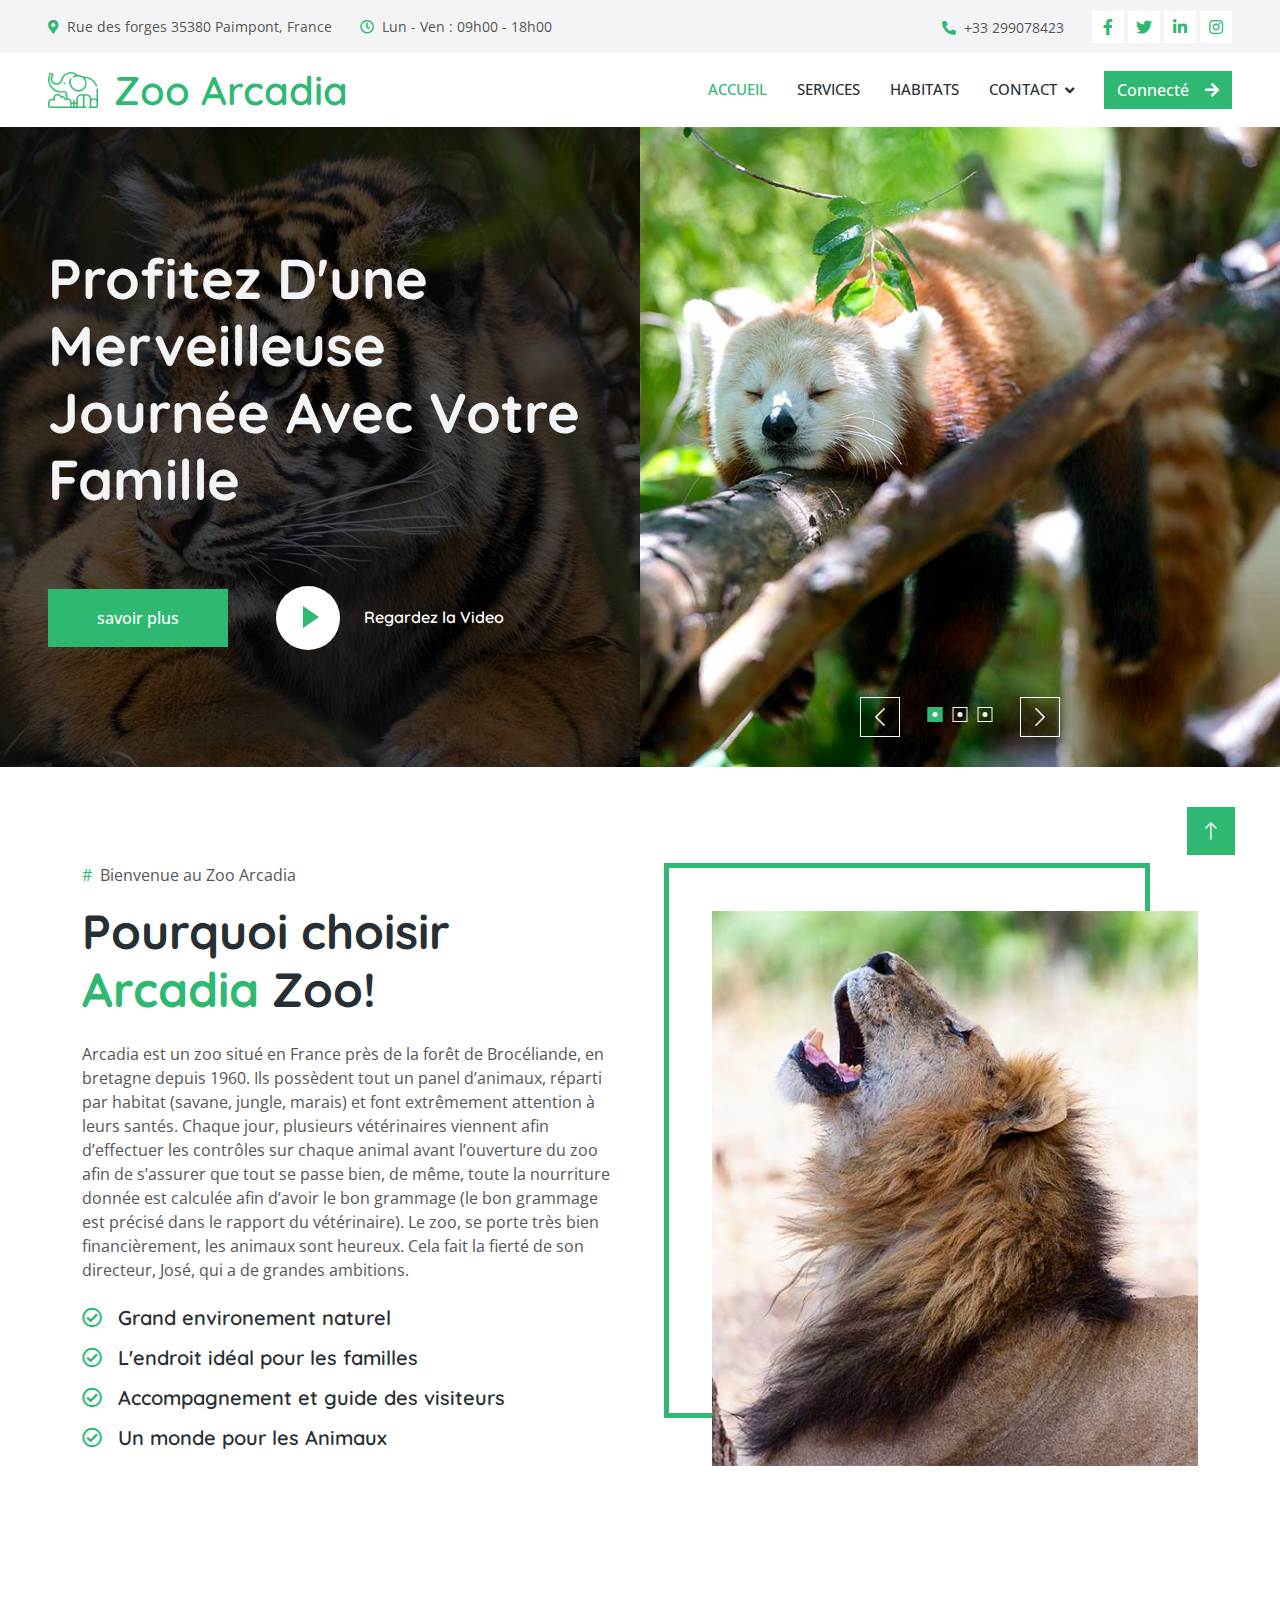
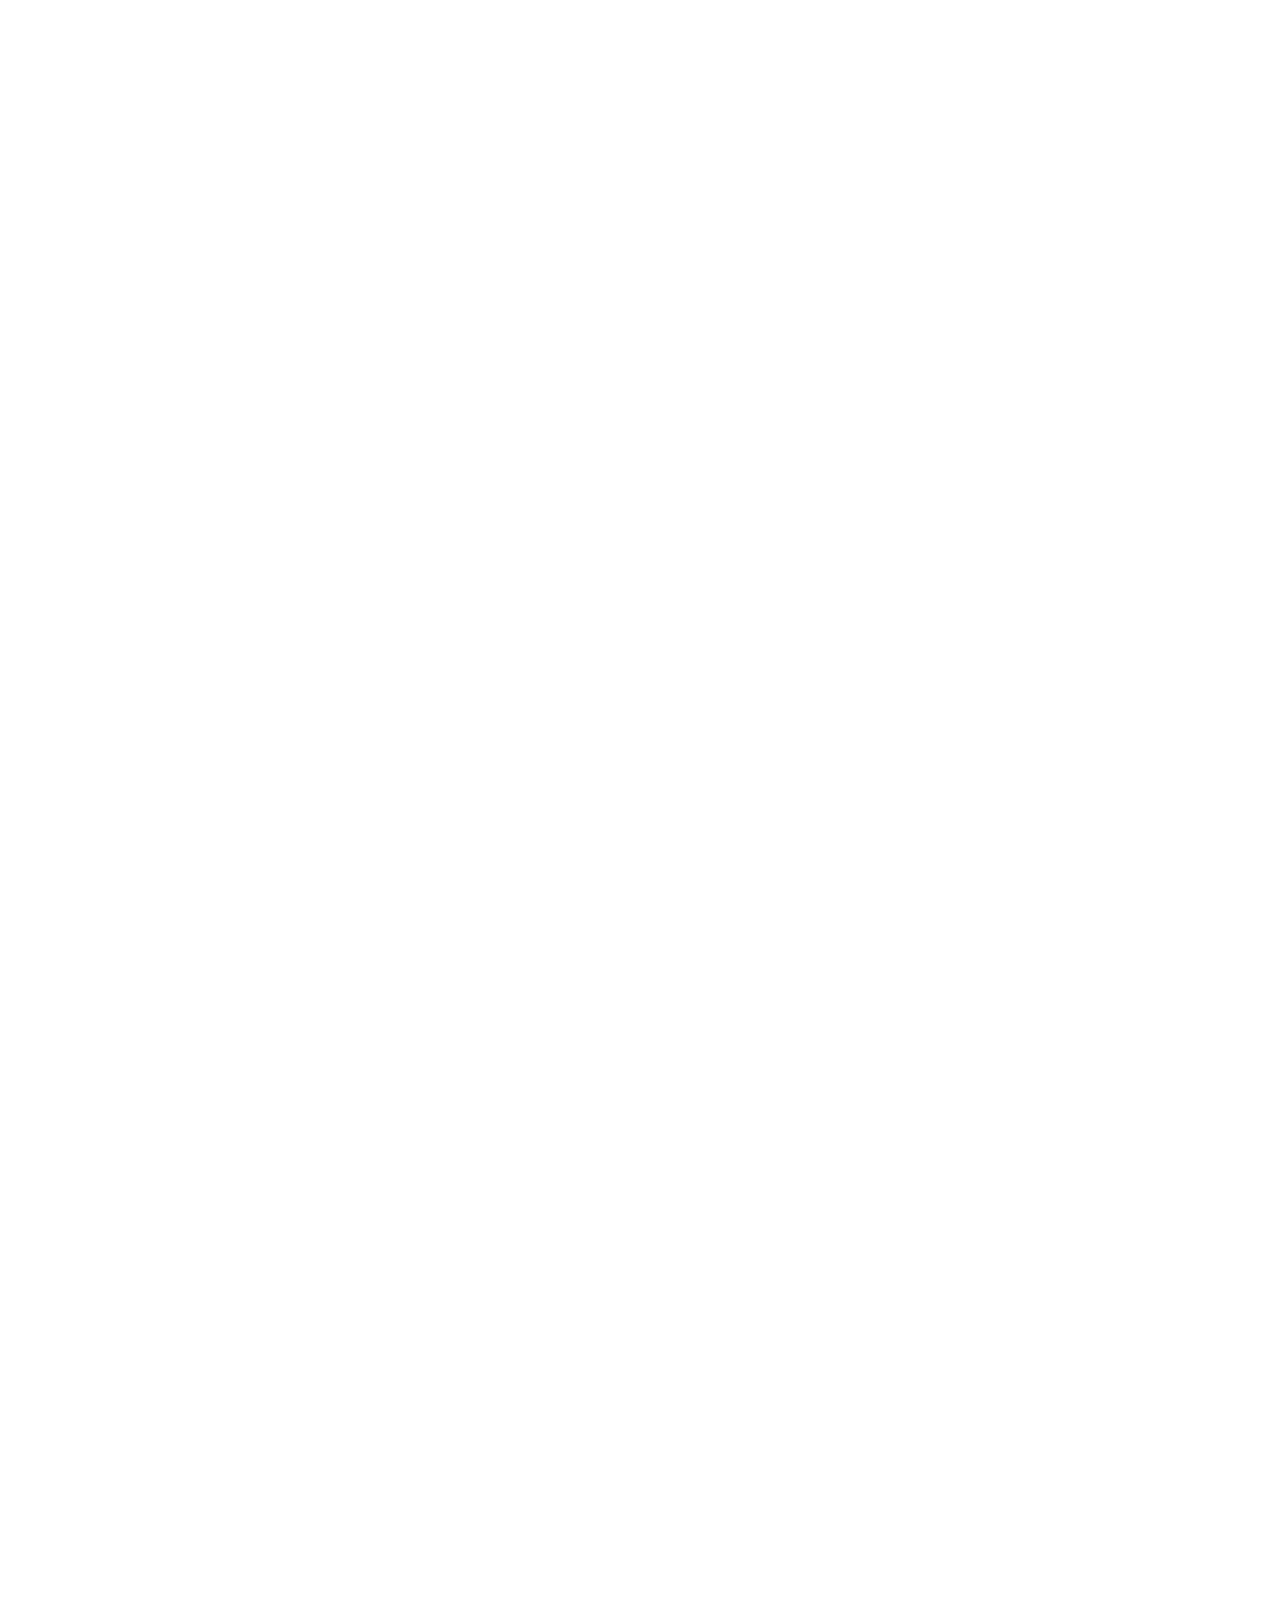
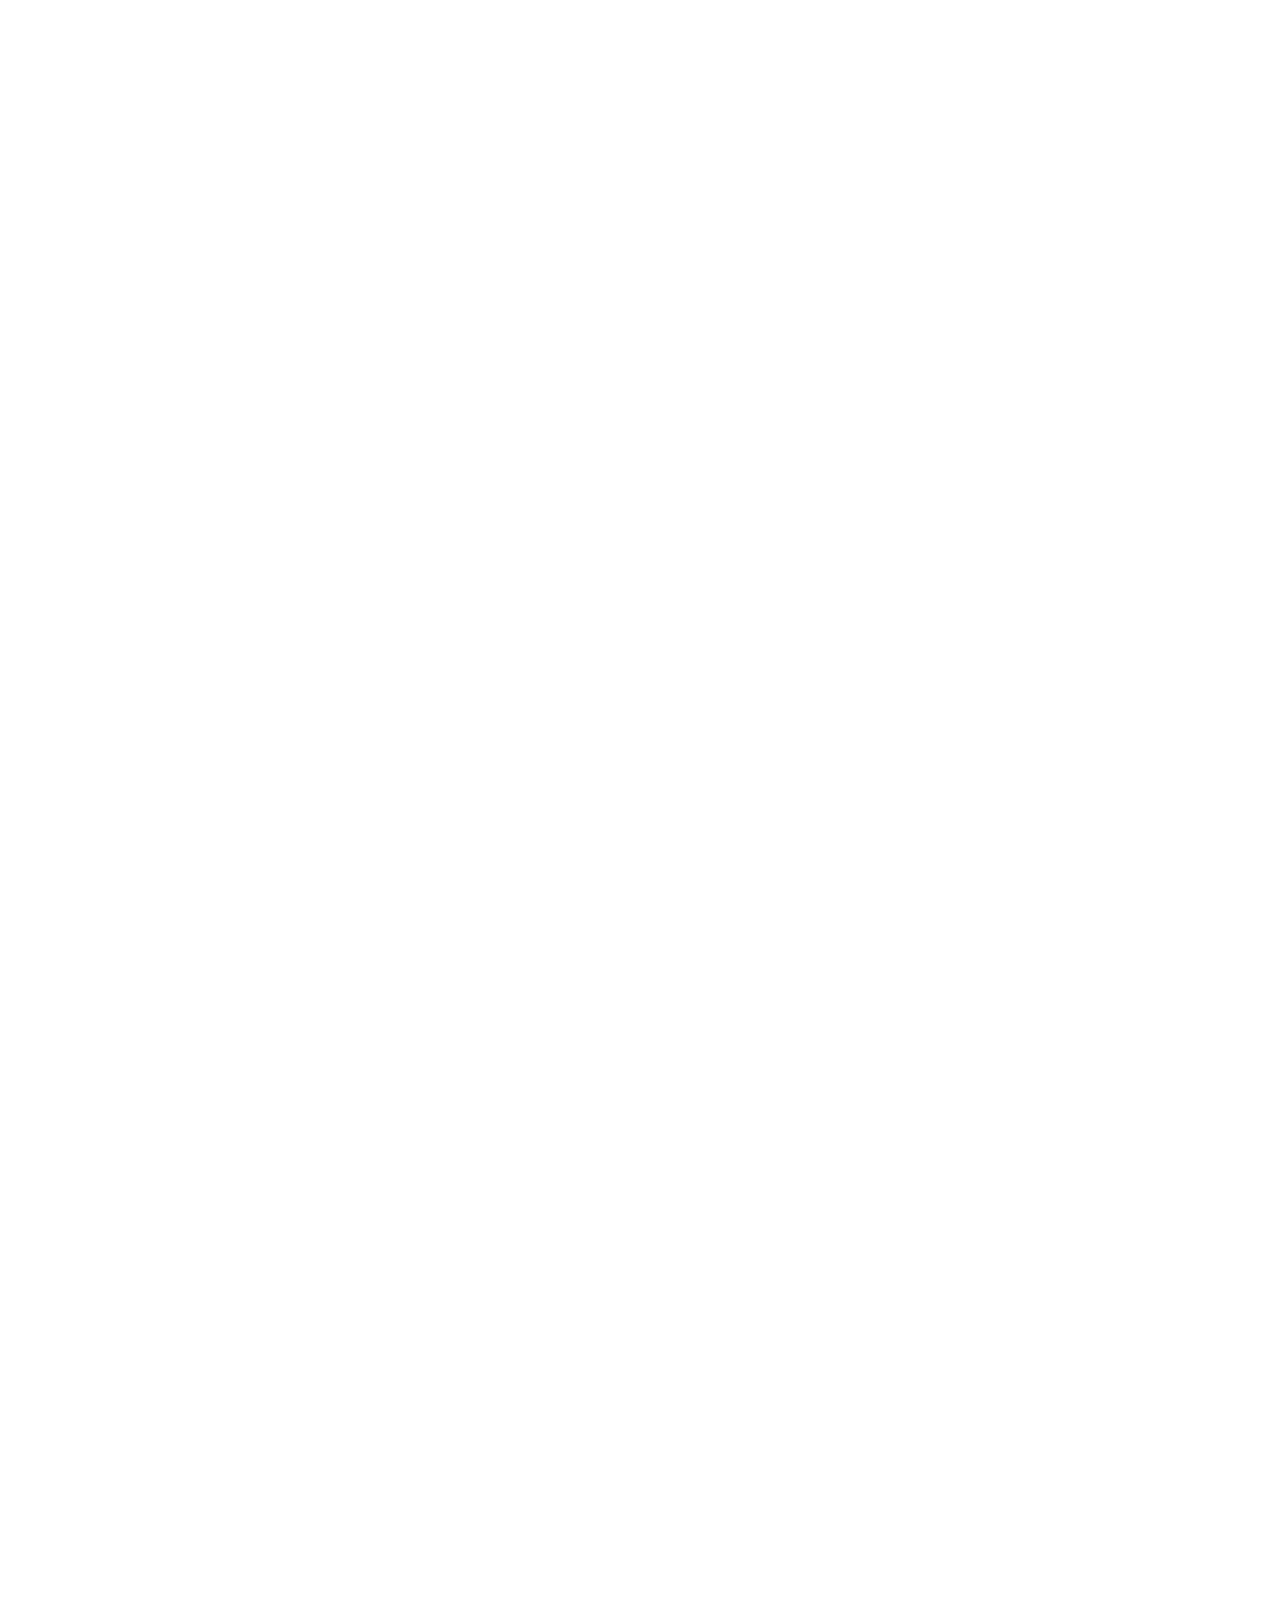
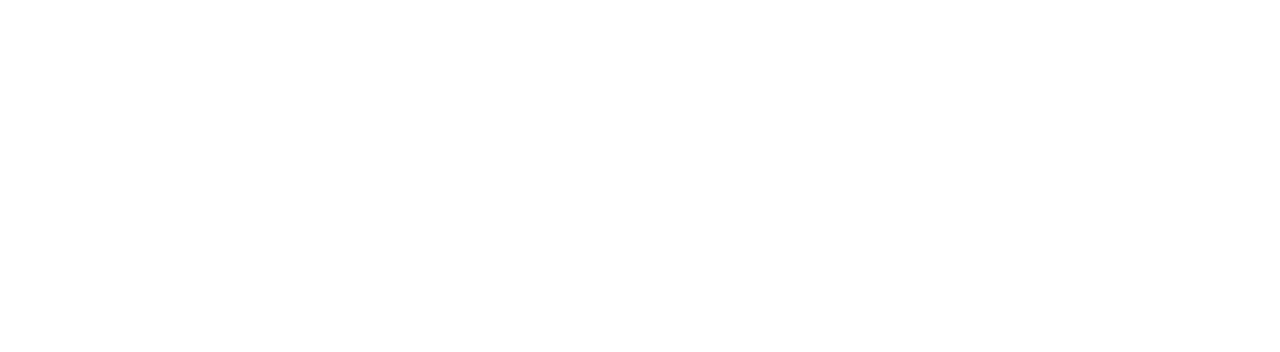
<file: index.html>
<!DOCTYPE html>
<html lang="en">
<head>
    <meta charset="utf-8" />
    <title>Zoo Arcadia - Zoo & Safari Park </title>
    <meta content="width=device-width, initial-scale=1.0" name="viewport" />
    <meta content="" name="keywords" />
    <meta content="" name="description" />

    <!-- Favicon -->
    <link href="img/favicon.ico" rel="icon" />

    <!-- Google Web Fonts -->
    <link rel="preconnect" href="https://fonts.googleapis.com" />
    <link rel="preconnect" href="https://fonts.gstatic.com" crossorigin />
    <link
            href="https://fonts.googleapis.com/css2?family=Open+Sans:wght@400;500&family=Quicksand:wght@600;700&display=swap"
            rel="stylesheet"
    />

    <!-- Icon Font Stylesheet -->
    <link
            href="https://cdnjs.cloudflare.com/ajax/libs/font-awesome/5.10.0/css/all.min.css"
            rel="stylesheet"
    />
    <link
            href="https://cdn.jsdelivr.net/npm/bootstrap-icons@1.4.1/font/bootstrap-icons.css"
            rel="stylesheet"
    />

    <!-- Libraries Stylesheet -->
    <link href="lib/animate/animate.min.css" rel="stylesheet" />
    <link href="lib/lightbox/css/lightbox.min.css" rel="stylesheet" />
    <link href="lib/owlcarousel/assets/owl.carousel.min.css" rel="stylesheet" />

    <!-- Customized Bootstrap Stylesheet -->
    <link href="css/bootstrap.min.css" rel="stylesheet" />

    <!-- Template Stylesheet -->
    <link href="css/style.css" rel="stylesheet" />
</head>

<body>
<!-- Spinner Start -->
<div
        id="spinner"
        class="show bg-white position-fixed translate-middle w-100 vh-100 top-50 start-50 d-flex align-items-center justify-content-center"
>
    <div
            class="spinner-border text-primary"
            style="width: 3rem; height: 3rem"
            role="status"
    >
        <span class="sr-only">Loading...</span>
    </div>
</div>
<!-- Spinner End -->

<!-- Topbar Start -->
<div class="container-fluid bg-light p-0 wow fadeIn" data-wow-delay="0.1s">
    <div class="row gx-0 d-none d-lg-flex">
        <div class="col-lg-7 px-5 text-start">
            <div class="h-100 d-inline-flex align-items-center py-3 me-4">
                <small class="fa fa-map-marker-alt text-primary me-2"></small>
                <small>Rue des forges 35380 Paimpont, France</small>
            </div>
            <div class="h-100 d-inline-flex align-items-center py-3">
                <small class="far fa-clock text-primary me-2"></small>
                <small>Lun - Ven : 09h00 - 18h00 </small>
            </div>
        </div>
        <div class="col-lg-5 px-5 text-end">
            <div class="h-100 d-inline-flex align-items-center py-3 me-4">
                <small class="fa fa-phone-alt text-primary me-2"></small>
                <small>+33 299078423</small>
            </div>
            <div class="h-100 d-inline-flex align-items-center">
                <a class="btn btn-sm-square bg-white text-primary me-1" href="https://facebook.com"
                ><i class="fab fa-facebook-f"></i
                ></a>
                <a class="btn btn-sm-square bg-white text-primary me-1" href="https://twitter.com"
                ><i class="fab fa-twitter"></i
                ></a>
                <a class="btn btn-sm-square bg-white text-primary me-1" href="https://linkedin.com"
                ><i class="fab fa-linkedin-in"></i
                ></a>
                <a class="btn btn-sm-square bg-white text-primary me-0" href="https://instagram.com"
                ><i class="fab fa-instagram"></i
                ></a>
            </div>
        </div>
    </div>
</div>
<!-- Topbar End -->

<!-- Navbar Start -->
<nav
        class="navbar navbar-expand-lg bg-white navbar-light sticky-top py-lg-0 px-4 px-lg-5 wow fadeIn"
        data-wow-delay="0.1s"
>
    <a href="index.html" class="navbar-brand p-0">
        <img class="img-fluid me-3" src="img/icon/icon-10.png" alt="Icon" />
        <h1 class="m-0 text-primary">Zoo Arcadia</h1>
    </a>
    <button
            type="button"
            class="navbar-toggler"
            data-bs-toggle="collapse"
            data-bs-target="#navbarCollapse"
    >
        <span class="navbar-toggler-icon"></span>
    </button>
    <div class="collapse navbar-collapse py-4 py-lg-0" id="navbarCollapse">
        <div class="navbar-nav ms-auto">
            <a href="index.html" class="nav-item nav-link active">Accueil</a>
            <a href="Service.html" class="nav-item nav-link">Services</a>
            <a href="Habitat.html" class="nav-item nav-link">Habitats</a>
            <div class="nav-item dropdown">
                <a
                        href="contact.html"
                        class="nav-link dropdown-toggle"
                        data-bs-toggle="dropdown"
                >Contact</a
                >
                <div class="dropdown-menu rounded-0 rounded-bottom m-0">
                    <a href="contact.html" class="dropdown-item">Adresse</a>
                    <a href="contact.html" class="dropdown-item">Telephone</a>
                    <a href="contact.html" class="dropdown-item">E-Mail</a>

                </div>
            </div>
        </div>
        <a href="connexion.html" class="btn btn-primary"
        >Connecté<i class="fa fa-arrow-right ms-3"></i
        ></a>
    </div>
</nav>
<!-- Navbar End -->

<!-- Header Start -->
<div class="container-fluid bg-dark p-0 mb-5">
    <div class="row g-0 flex-column-reverse flex-lg-row">
        <div class="col-lg-6 p-0 wow fadeIn" data-wow-delay="0.1s">
            <div
                    class="header-bg h-100 d-flex flex-column justify-content-center p-5"
            >
                <h1 class="display-4 text-light mb-5">

                    Profitez D'une Merveilleuse Journée Avec Votre Famille
                </h1>
                <div class="d-flex align-items-center pt-4 animated slideInDown">
                    <a href="" class="btn btn-primary py-sm-3 px-3 px-sm-5 me-5"
                    >savoir plus</a
                    >
                    <button
                            type="button"
                            class="btn-play"
                            data-bs-toggle="modal"
                            data-src="https://www.youtube.com/embed/DWRcNpR6Kdc"
                            data-bs-target="#videoModal"
                    >
                        <span></span>
                    </button>
                    <h6 class="text-white m-0 ms-4 d-none d-sm-block">Regardez la Video</h6>
                </div>
            </div>
        </div>
        <div class="col-lg-6 wow fadeIn" data-wow-delay="0.5s">
            <div class="owl-carousel header-carousel">
                <div class="owl-carousel-item">
                    <img class="img-fluid" src="img/carousel-1.jpg" alt="" />
                </div>
                <div class="owl-carousel-item">
                    <img class="img-fluid" src="img/carousel-2.jpg" alt="" />
                </div>
                <div class="owl-carousel-item">
                    <img class="img-fluid" src="img/carousel-3.jpg" alt="" />
                </div>
            </div>
        </div>
    </div>
</div>
<!-- Header End -->

<!-- Video Modal Start -->
<div
        class="modal modal-video fade"
        id="videoModal"
        tabindex="-1"
        aria-labelledby="exampleModalLabel"
        aria-hidden="true"
>
    <div class="modal-dialog">
        <div class="modal-content rounded-0">
            <div class="modal-header">
                <h3 class="modal-title" id="exampleModalLabel">Youtube Video</h3>
                <button
                        type="button"
                        class="btn-close"
                        data-bs-dismiss="modal"
                        aria-label="Close"
                ></button>
            </div>
            <div class="modal-body">
                <!-- 16:9 aspect ratio -->
                <div class="ratio ratio-16x9">
                    <iframe
                            class="embed-responsive-item"
                            src=""
                            id="video"
                            allowfullscreen
                            allowscriptaccess="always"
                            allow="autoplay"
                    ></iframe>
                </div>
            </div>
        </div>
    </div>
</div>
<!-- Video Modal End -->

<!-- About Start -->
<div class="container-xxl py-5">
    <div class="container">
        <div class="row g-5">
            <div class="col-lg-6 wow fadeInUp" data-wow-delay="0.1s">
                <p><span class="text-primary me-2">#</span>Bienvenue au Zoo Arcadia</p>
                <h1 class="display-5 mb-4">
                    Pourquoi choisir
                    <span class="text-primary">Arcadia</span> Zoo!
                </h1>
                <p class="mb-4">
                    Arcadia est un zoo situé en France près de la forêt de Brocéliande, en bretagne depuis 1960.
                    Ils possèdent tout un panel d’animaux, réparti par habitat (savane, jungle, marais) et font
                    extrêmement attention à leurs santés. Chaque jour, plusieurs vétérinaires viennent afin
                    d’effectuer les contrôles sur chaque animal avant l’ouverture du zoo afin de s’assurer que tout
                    se passe bien, de même, toute la nourriture donnée est calculée afin d’avoir le bon grammage
                    (le bon grammage est précisé dans le rapport du vétérinaire).
                    Le zoo, se porte très bien financièrement, les animaux sont heureux. Cela fait la fierté de son
                    directeur, José, qui a de grandes ambitions.
                </p>
                <h5 class="mb-3">
                    <i class="far fa-check-circle text-primary me-3"></i>Grand environement naturel
                </h5>
                <h5 class="mb-3">
                    <i class="far fa-check-circle text-primary me-3"></i>L'endroit idéal pour les familles
                </h5>
                <h5 class="mb-3">
                    <i class="far fa-check-circle text-primary me-3"></i>Accompagnement et guide des visiteurs
                </h5>
                <h5 class="mb-3">
                    <i class="far fa-check-circle text-primary me-3"></i>Un monde pour les
                    Animaux
                </h5>

            </div>
            <div class="col-lg-6 wow fadeInUp" data-wow-delay="0.5s">
                <div class="img-border">
                    <img class="img-fluid" src="img/about.jpg" alt="" />
                </div>
            </div>
        </div>
    </div>
</div>
<!-- About End -->

<!-- Facts Start -->
<div
        class="container-xxl bg-primary facts my-5 py-5 wow fadeInUp"
        data-wow-delay="0.1s"
>
    <div class="container py-5">
        <div class="row g-4">
            <div
                    class="col-md-6 col-lg-3 text-center wow fadeIn"
                    data-wow-delay="0.1s"
            >
                <i class="fa fa-paw fa-3x text-primary mb-3"></i>
                <h1 class="text-white mb-2" data-toggle="counter-up">12345</h1>
                <p class="text-white mb-0">Total des animaux</p>
            </div>
            <div
                    class="col-md-6 col-lg-3 text-center wow fadeIn"
                    data-wow-delay="0.3s"
            >
                <i class="fa fa-users fa-3x text-primary mb-3"></i>
                <h1 class="text-white mb-2" data-toggle="counter-up">12345</h1>
                <p class="text-white mb-0">Visiteurs quotidiens</p>
            </div>
            <div
                    class="col-md-6 col-lg-3 text-center wow fadeIn"
                    data-wow-delay="0.5s"
            >
                <i class="fa fa-certificate fa-3x text-primary mb-3"></i>
                <h1 class="text-white mb-2" data-toggle="counter-up">12345</h1>
                <p class="text-white mb-0">Adhésion Totale</p>
            </div>
            <div
                    class="col-md-6 col-lg-3 text-center wow fadeIn"
                    data-wow-delay="0.7s"
            >
                <i class="fa fa-shield-alt fa-3x text-primary mb-3"></i>
                <h1 class="text-white mb-2" data-toggle="counter-up">12345</h1>
                <p class="text-white mb-0">Sauver la vie sauvage</p>
            </div>
        </div>
    </div>
</div>
<!-- Facts End -->

<!-- Service Start -->
<div class="container-xxl py-5">
    <div class="container">
        <div class="row g-5 mb-5 wow fadeInUp" data-wow-delay="0.1s">
            <div class="col-lg-6">
                <p><span class="text-primary me-2">#</span>Nos Services</p>
                <h1 class="display-5 mb-0">
                    Services spéciaux pour les visiteurs du
                    <span class="text-primary">Zoo Arcadia</span>
                </h1>
            </div>
            <div class="col-lg-6">
                <div
                        class="bg-primary h-100 d-flex align-items-center py-4 px-4 px-sm-5"
                >
                    <i class="fa fa-3x fa-mobile-alt text-white"></i>
                    <div class="ms-4">
                        <p class="text-white mb-0">Pour toutes vos questions Appeler : </p>
                        <h2 class="text-white mb-0">+33 6345 6789</h2>
                    </div>
                </div>
            </div>
        </div>
        <div class="row gy-5 gx-4">
            <div
                    class="col-lg-3 col-md-4 col-sm-6 wow fadeInUp"
                    data-wow-delay="0.1s"
            >
                <img class="img-fluid mb-3" src="img/icon/icon-2.png" alt="Icon" />
                <h5 class="mb-3">Parking</h5>
                <span
                >parking gratuit et sécurisé.</span
                >
            </div>
            <div
                    class="col-lg-3 col-md-4 col-sm-6 wow fadeInUp"
                    data-wow-delay="0.3s"
            >
                <img class="img-fluid mb-3" src="img/icon/icon-3.png" alt="Icon" />
                <h5 class="mb-3">Photos d'animaux</h5>
                <span
                >Photo autorisée .</span
                >
            </div>
            <div
                    class="col-lg-3 col-md-4 col-sm-6 wow fadeInUp"
                    data-wow-delay="0.5s"
            >
                <img class="img-fluid mb-3" src="img/icon/icon-4.png" alt="Icon" />
                <h5 class="mb-3">Services de guides</h5>
                <span
                >Transporter ou accompagner des personnes ou des groupes lors de visites .</span
                >
            </div>
            <div
                    class="col-lg-3 col-md-4 col-sm-6 wow fadeInUp"
                    data-wow-delay="0.7s"
            >
                <img class="img-fluid mb-3" src="img/icon/icon-5.png" alt="Icon" />
                <h5 class="mb-3">Restaurants & Service</h5>
                <span
                >Restaurants, Bars, Toilettes.</span
                >
            </div>
            <div
                    class="col-lg-3 col-md-4 col-sm-6 wow fadeInUp"
                    data-wow-delay="0.1s"
            >
                <img class="img-fluid mb-3" src="img/icon/icon-6.png" alt="Icon" />
                <h5 class="mb-3">Zoo Shopping</h5>
                <span
                >Magasins de souvenirs .</span
                >
            </div>
            <div
                    class="col-lg-3 col-md-4 col-sm-6 wow fadeInUp"
                    data-wow-delay="0.3s"
            >
                <img class="img-fluid mb-3" src="img/icon/icon-7.png" alt="Icon" />
                <h5 class="mb-3">Wi-Fi</h5>
                <span
                >Wi-Fi haut débit gratuit.</span
                >
            </div>
            <div
                    class="col-lg-3 col-md-4 col-sm-6 wow fadeInUp"
                    data-wow-delay="0.5s"
            >
                <img class="img-fluid mb-3" src="img/icon/icon-8.png" alt="Icon" />
                <h5 class="mb-3">Aire de Jeux</h5>
                <span
                >Espace de jeux pour vos Enfants.</span
                >
            </div>
            <div
                    class="col-lg-3 col-md-4 col-sm-6 wow fadeInUp"
                    data-wow-delay="0.7s"
            >
                <img class="img-fluid mb-3" src="img/icon/icon-9.png" alt="Icon" />
                <h5 class="mb-3">Espace de Repos</h5>
                <span
                >Un endroit pour se detendre.</span
                >
            </div>
        </div>
    </div>
</div>
<!-- Service End -->



<!-- Visiting Hours Start -->
<div
        class="container-xxl bg-primary visiting-hours my-5 py-5 wow fadeInUp"
        data-wow-delay="0.1s"
>
    <div class="container py-5">
        <div class="row g-5">
            <div class="col-md-6 wow fadeIn" data-wow-delay="0.3s">
                <h1 class="display-6 text-white mb-5">Horaires de visite</h1>
                <ul class="list-group list-group-flush">
                    <li class="list-group-item">
                        <span>Lundi</span>
                        <span>09h00 - 18h00</span>
                    </li>
                    <li class="list-group-item">
                        <span>Mardi</span>
                        <span>09h00 - 18h00</span>
                    </li>
                    <li class="list-group-item">
                        <span>Mercredi</span>
                        <span>09h00 - 18h00</span>
                    </li>
                    <li class="list-group-item">
                        <span>Jeudi</span>
                        <span>09h00 - 18h00</span>
                    </li>
                    <li class="list-group-item">
                        <span>Vendredi</span>
                        <span>09h00 - 18h00</span>
                    </li>
                    <li class="list-group-item">
                        <span>Samedi</span>
                        <span>09h00 - 18h00</span>
                    </li>
                    <li class="list-group-item">
                        <span>Dimanche</span>
                        <span>Fermer</span>
                    </li>
                </ul>
            </div>
            <div class="col-md-6 text-light wow fadeIn" data-wow-delay="0.5s">
                <h1 class="display-6 text-white mb-5">Nos Contacts</h1>
                <table class="table">
                    <tbody>
                    <tr>
                        <td>Office</td>
                        <td>Rue des forges 35380 Paimpont, France</td>
                    </tr>
                    <tr>
                        <td>Zoo</td>
                        <td>Rue des forges 35380 Paimpont, France </td>
                    </tr>
                    <tr>
                        <td>Billet</td>
                        <td>
                            <p class="mb-2">+33 299078423</p>
                            <p class="mb-0">ticket@arcadia.com</p>
                        </td>
                    </tr>
                    <tr>
                        <td>Support</td>
                        <td>
                            <p class="mb-2">+33 299078423</p>
                            <p class="mb-0">support@arcadia.com</p>
                        </td>
                    </tr>
                    </tbody>
                </table>
            </div>
        </div>
    </div>
</div>
<!-- Visiting Hours End -->

<!-- Membership Start -->
<div class="container-xxl py-5">
    <div class="container">
        <div
                class="row g-5 mb-5 align-items-end wow fadeInUp"
                data-wow-delay="0.1s"
        >
            <div class="col-lg-6">
                <p><span class="text-primary me-2">#</span>Membre</p>
                <h1 class="display-5 mb-0">
                    Vous pouvez être fier d'être membre de
                    <span class="text-primary">Zoo Arcadia</span>
                </h1>
            </div>
            <!-- Testimonial Start -->
            <div class="container-xxl py-5">
                <div class="container">
                    <h1
                            class="display-5 text-center mb-5 wow fadeInUp"
                            data-wow-delay="0.1s"
                    >
                        Avis clients !
                    </h1>
                    <div
                            class="owl-carousel testimonial-carousel wow fadeInUp"
                            data-wow-delay="0.1s"
                    >
                        <div class="testimonial-item text-center">
                            <img
                                    class="img-fluid rounded-circle border border-2 p-2 mx-auto mb-4"
                                    src="img/testimonial-1.jpg"
                                    style="width: 100px; height: 100px"
                            />
                            <div class="testimonial-text rounded text-center p-4">
                                <p>
                                    Une journée inoubliable
                                </p>
                                <h5 class="mb-1">Anna</h5>
                                <span class="fst-italic">Vendeuse</span>
                            </div>
                        </div>
                        <div class="testimonial-item text-center">
                            <img
                                    class="img-fluid rounded-circle border border-2 p-2 mx-auto mb-4"
                                    src="img/testimonial-2.jpg"
                                    style="width: 100px; height: 100px"
                            />
                            <div class="testimonial-text rounded text-center p-4">
                                <p>
                                    Merci de votre accueil
                                </p>
                                <h5 class="mb-1">michel </h5>
                                <span class="fst-italic">etudiant</span>
                            </div>
                        </div>
                        <div class="testimonial-item text-center">
                            <img
                                    class="img-fluid rounded-circle border border-2 p-2 mx-auto mb-4"
                                    src="img/testimonial-3.jpg"
                                    style="width: 100px; height: 100px"
                            />
                            <div class="testimonial-text rounded text-center p-4">
                                <p>
                                    Supère experience
                                </p>
                                <h5 class="mb-1">Julien</h5>
                                <span class="fst-italic">Prof</span>
                            </div>
                        </div>
                    </div>
                </div>
            </div>
            <!-- Testimonial End -->

            <!--habitat-->
        </div>
        <div class="row g-4">
            <div class="col-lg-4 col-md-6 wow fadeInUp" data-wow-delay="0.1s">
                <div class="membership-item position-relative">
                    <img class="img-fluid" src="img/savane-1.jpg" alt="" />
                    <h1 class="display-1">Savane</h1>
                    <h3 class="text-primary mb-4">630 Animals</h3>
                    <p><i class="fa fa-check text-primary me-3"></i>Avec billet</p>
                    <p>
                        <i class="fa fa-check text-primary me-3"></i>1900 Personnes par jour
                    </p>
                    <p>
                        <i class="fa fa-check text-primary me-3"></i>Visite libre
                    </p>
                    <a class="btn btn-outline-light px-4 mt-3" href="Savane.html">Découvrir</a>
                </div>
            </div>
            <div class="col-lg-4 col-md-6 wow fadeInUp" data-wow-delay="0.3s">
                <div class="membership-item position-relative">
                    <img class="img-fluid" src="img/jungle2.jpg" alt="" />
                    <h1 class="display-1">Jungle</h1>

                    <h3 class="text-primary mb-4">600 Animals </h3>
                    <p><i class="fa fa-check text-primary me-3"></i>Avec billet   </p>
                    <p>
                        <i class="fa fa-check text-primary me-3"></i>2010 Personnes par jour
                    </p>
                    <p>
                        <i class="fa fa-check text-primary me-3"></i>Visite libre
                    </p>
                    <a class="btn btn-outline-light px-4 mt-3" href="Jungle.html">Découvrir</a>
                </div>
            </div>
            <div class="col-lg-4 col-md-6 wow fadeInUp" data-wow-delay="0.5s">
                <div class="membership-item position-relative">
                    <img class="img-fluid" src="img/marais1.jpg" alt="" />
                    <h1 class="display-1">Marais </h1>

                    <h3 class="text-primary mb-4">250 Animals </h3>
                    <p><i class="fa fa-check text-primary me-3"></i> Avec billet  </p>
                    <p>
                        <i class="fa fa-check text-primary me-3"></i>1800 Personnes par jour
                    </p>
                    <p>
                        <i class="fa fa-check text-primary me-3"></i>Visite libre
                    </p>
                    <a class="btn btn-outline-light px-4 mt-3" href="Marais.html">Découvrir </a>
                </div>
            </div>
        </div>
    </div>
</div>
<!-- habitat end -->


<!-- Footer Start -->
<div
        class="container-fluid footer bg-dark text-light footer mt-5 pt-5 wow fadeIn"
        data-wow-delay="0.1s"
>
    <div class="container py-5">
        <div class="row g-5">
            <div class="col-lg-3 col-md-6">
                <h5 class="text-light mb-4">Contact : </h5>
                <p class="mb-2">
                    <i class="fa fa-map-marker-alt me-3"></i>Rue des forges 35380 Paimpont, France
                </p>
                <p class="mb-2">
                    <i class="fa fa-phone-alt me-3"></i>+33 299078423
                </p>
                <p class="mb-2">
                    <i class="fa fa-envelope me-3"></i>info@arcadia.com
                </p>
                <div class="d-flex pt-2">
                    <a class="btn btn-outline-light btn-social" href="https://twitter.com"
                    ><i class="fab fa-twitter"></i
                    ></a>
                    <a class="btn btn-outline-light btn-social" href="https://facebook.com"
                    ><i class="fab fa-facebook-f"></i
                    ></a>
                    <a class="btn btn-outline-light btn-social" href="https://www.youtube.com/watch?v=4TPeDD51Nc4"
                    ><i class="fab fa-youtube"></i
                    ></a>
                    <a class="btn btn-outline-light btn-social" href="https://linkedin.com"
                    ><i class="fab fa-linkedin-in"></i
                    ></a>
                </div>
            </div>
            <div class="col-lg-3 col-md-6">
                <h5 class="text-light mb-4">Nos Services : </h5>
                <a class="btn btn-link" href="Service.html">Services de Guide</a>
                <a class="btn btn-link" href="Service.html">Parking</a>
                <a class="btn btn-link" href="Service.html">Wifi</a>
                <a class="btn btn-link" href="Service.html">Shopping</a>
                <a class="btn btn-link" href="Service.html">Restaurants & Service</a>
            </div>
            <div class="col-lg-3 col-md-6">
                <h5 class="text-light mb-4"> Habitat : </h5>
                <a class="btn btn-link" href="Savane.html"> Savane </a>
                <a class="btn btn-link" href="Jungle.html">Jungle </a>
                <a class="btn btn-link" href="Marais.html">Marais</a>

            </div>
            <div class="col-lg-3 col-md-6">
                <h5 class="text-light mb-4">Avis</h5>
                <p>Laissez un message de votre aventure chez nous.</p>
                <div class="position-relative mx-auto" style="max-width: 400px">

                    <a class="btn btn-link" href="Avis.html"> C'est parti  </a>

                </div>
            </div>
        </div>
    </div>
    <div class="container">
        <div class="copyright">
            <div class="row">
                <div class="col-md-6 text-center text-md-start mb-3 mb-md-0">
                    &copy; <a class="border-bottom" href="#">Arcadia Zoo</a>, All
                    Right Reserved.
                </div>
                <div class="col-md-6 text-center text-md-end">
                    <!--/*** This template is free as long as you keep the footer author’s credit link/attribution link/backlink. If you'd like to use the template without the footer author’s credit link/attribution link/backlink, you can purchase the Credit Removal License from "https://htmlcodex.com/credit-removal". Thank you for your support. ***/-->
                    Designed By
                    <a class="border-bottom" href="https://htmlcodex.com"
                    >HAMADAT Mohamed</a
                    >
                    <br />Distributed By:
                    <a href="https://studi.com" target="_blank">Studi</a>
                </div>
            </div>
        </div>
    </div>
</div>
<!-- Footer End -->

<!-- Back to Top -->
<a href="#" class="btn btn-lg btn-primary btn-lg-square back-to-top"
><i class="bi bi-arrow-up"></i
></a>

<!-- JavaScript Libraries -->
<script src="https://code.jquery.com/jquery-3.4.1.min.js"></script>
<script src="https://cdn.jsdelivr.net/npm/bootstrap@5.0.0/dist/js/bootstrap.bundle.min.js"></script>
<script src="lib/wow/wow.min.js"></script>
<script src="lib/easing/easing.min.js"></script>
<script src="lib/waypoints/waypoints.min.js"></script>
<script src="lib/counterup/counterup.min.js"></script>
<script src="lib/owlcarousel/owl.carousel.min.js"></script>
<script src="lib/lightbox/js/lightbox.min.js"></script>

<!-- Template Javascript -->
<script src="js/main.js"></script>
</body>
</html>
</file>
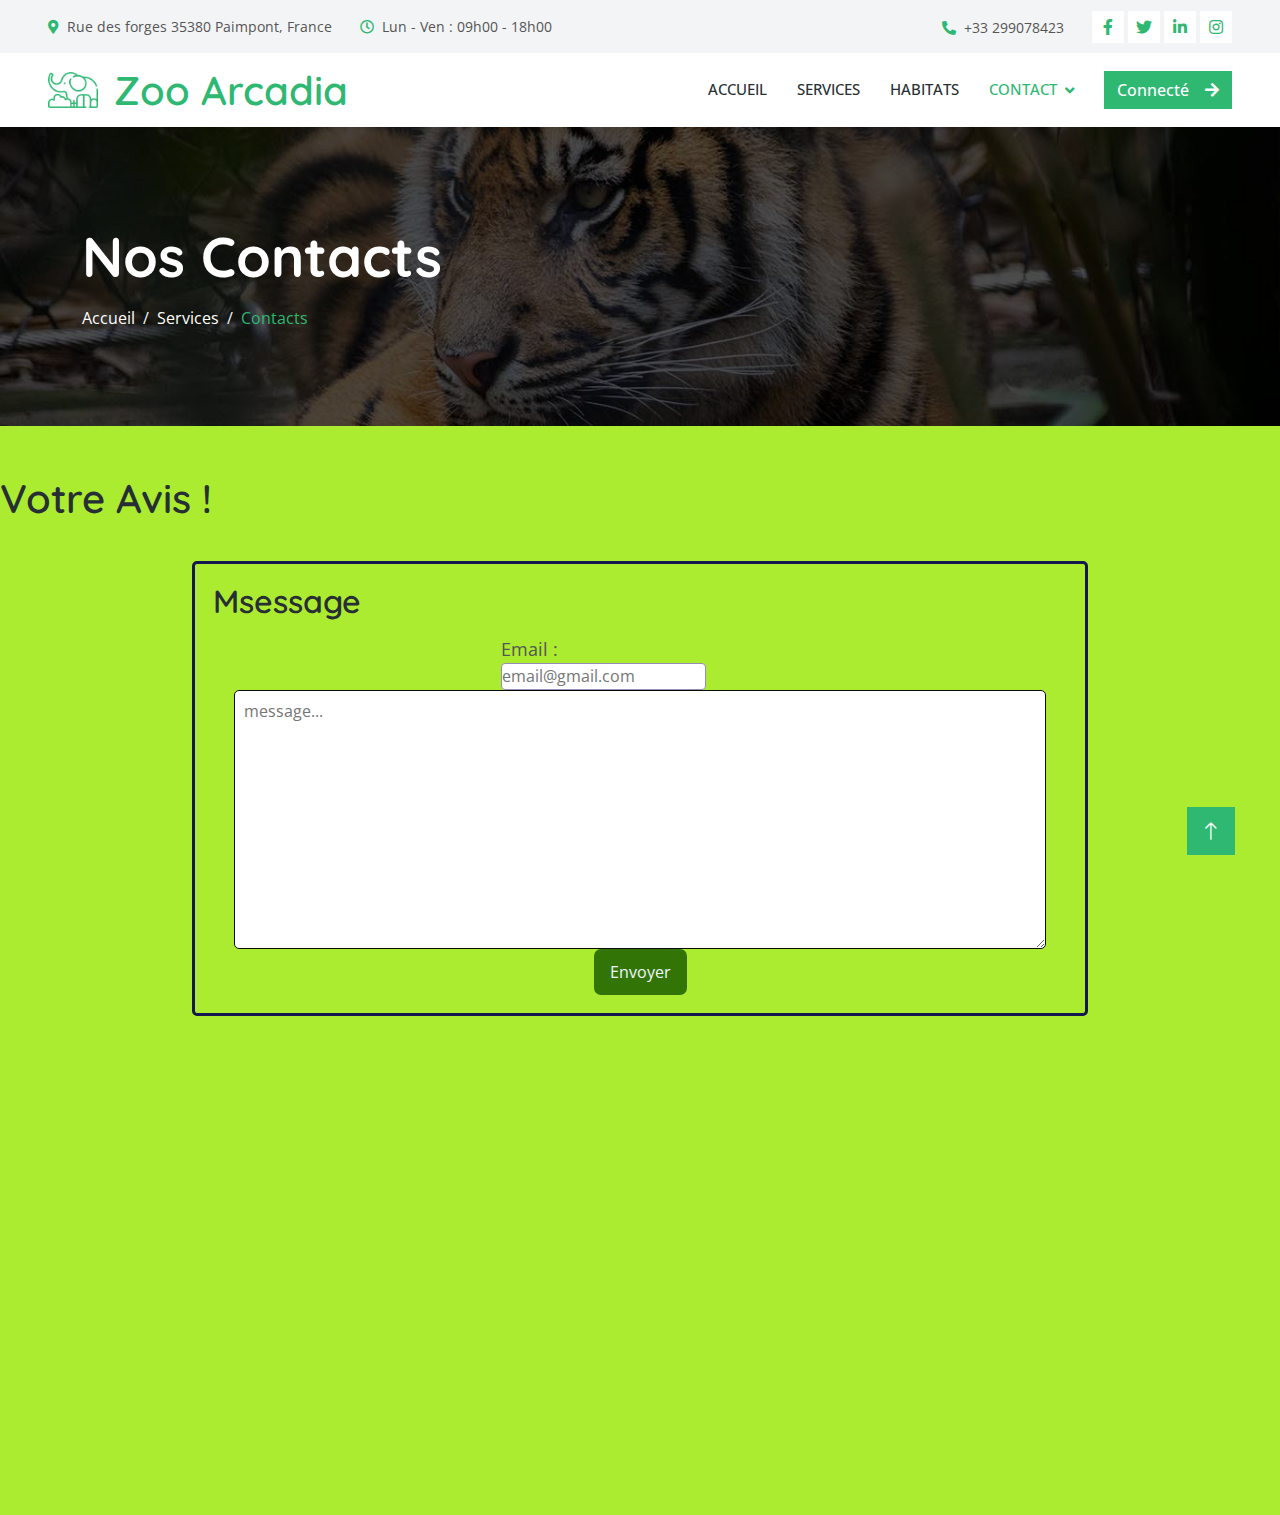
<file: Avis.html>
<!DOCTYPE html>
<html lang="en">
<head>
    <meta charset="utf-8" />
    <title>Zoo Arcadia - Zoo & Safari Park </title>
    <meta content="width=device-width, initial-scale=1.0" name="viewport" />
    <meta content="" name="keywords" />
    <meta content="" name="description" />

    <!-- Favicon -->
    <link href="img/favicon.ico" rel="icon" />

    <!-- Google Web Fonts -->
    <link rel="preconnect" href="https://fonts.googleapis.com" />
    <link rel="preconnect" href="https://fonts.gstatic.com" crossorigin />
    <link
            href="https://fonts.googleapis.com/css2?family=Open+Sans:wght@400;500&family=Quicksand:wght@600;700&display=swap"
            rel="stylesheet"
    />

    <!-- Icon Font Stylesheet -->
    <link
            href="https://cdnjs.cloudflare.com/ajax/libs/font-awesome/5.10.0/css/all.min.css"
            rel="stylesheet"
    />
    <link
            href="https://cdn.jsdelivr.net/npm/bootstrap-icons@1.4.1/font/bootstrap-icons.css"
            rel="stylesheet"
    />

    <!-- Libraries Stylesheet -->
    <link href="lib/animate/animate.min.css" rel="stylesheet" />
    <link href="lib/lightbox/css/lightbox.min.css" rel="stylesheet" />
    <link href="lib/owlcarousel/assets/owl.carousel.min.css" rel="stylesheet" />

    <!-- Customized Bootstrap Stylesheet -->
    <link href="css/bootstrap.min.css" rel="stylesheet" />

    <!-- Template Stylesheet -->
    <link href="css/style.css" rel="stylesheet" />
    <link rel="stylesheet" href="css/style1.css">
</head>

<body>
<!-- Spinner Start -->
<div
        id="spinner"
        class="show bg-white position-fixed translate-middle w-100 vh-100 top-50 start-50 d-flex align-items-center justify-content-center"
>
    <div
            class="spinner-border text-primary"
            style="width: 3rem; height: 3rem"
            role="status"
    >
        <span class="sr-only">Loading...</span>
    </div>
</div>
<!-- Spinner End -->

<!-- Topbar Start -->
<div class="container-fluid bg-light p-0 wow fadeIn" data-wow-delay="0.1s">
    <div class="row gx-0 d-none d-lg-flex">
        <div class="col-lg-7 px-5 text-start">
            <div class="h-100 d-inline-flex align-items-center py-3 me-4">
                <small class="fa fa-map-marker-alt text-primary me-2"></small>
                <small>Rue des forges 35380 Paimpont, France</small>
            </div>
            <div class="h-100 d-inline-flex align-items-center py-3">
                <small class="far fa-clock text-primary me-2"></small>
                <small>Lun - Ven : 09h00 - 18h00</small>
            </div>
        </div>
        <div class="col-lg-5 px-5 text-end">
            <div class="h-100 d-inline-flex align-items-center py-3 me-4">
                <small class="fa fa-phone-alt text-primary me-2"></small>
                <small>+33 299078423</small>
            </div>
            <div class="h-100 d-inline-flex align-items-center">
                <a class="btn btn-sm-square bg-white text-primary me-1" href="https://facebook.com"
                ><i class="fab fa-facebook-f"></i
                ></a>
                <a class="btn btn-sm-square bg-white text-primary me-1" href="https://twitter.com"
                ><i class="fab fa-twitter"></i
                ></a>
                <a class="btn btn-sm-square bg-white text-primary me-1" href="https://linkedin.com"
                ><i class="fab fa-linkedin-in"></i
                ></a>
                <a class="btn btn-sm-square bg-white text-primary me-0" href="https://instagram.com"
                ><i class="fab fa-instagram"></i
                ></a>
            </div>
        </div>
    </div>
</div>
<!-- Topbar End -->

<!-- Navbar Start -->
<nav
        class="navbar navbar-expand-lg bg-white navbar-light sticky-top py-lg-0 px-4 px-lg-5 wow fadeIn"
        data-wow-delay="0.1s"
>
    <a href="index.html" class="navbar-brand p-0">
        <img class="img-fluid me-3" src="img/icon/icon-10.png" alt="Icon" />
        <h1 class="m-0 text-primary">Zoo Arcadia</h1>
    </a>
    <button
            type="button"
            class="navbar-toggler"
            data-bs-toggle="collapse"
            data-bs-target="#navbarCollapse"
    >
        <span class="navbar-toggler-icon"></span>
    </button>
    <div class="collapse navbar-collapse py-4 py-lg-0" id="navbarCollapse">
        <div class="navbar-nav ms-auto">
            <a href="index.html" class="nav-item nav-link">Accueil</a>
            <a href="Service.html" class="nav-item nav-link">Services</a>
            <a href="Habitat.html" class="nav-item nav-link">Habitats</a>
            <div class="nav-item dropdown">
                <a
                        href="contact.html"
                        class="nav-link dropdown-toggle active"
                        data-bs-toggle="dropdown"
                >Contact</a
                >
                <div class="dropdown-menu rounded-0 rounded-bottom m-0">
                    <a href="contact.html" class="dropdown-item">Adresse</a>
                    <a href="contact.html" class="dropdown-item">Telephone</a>
                    <a href="contact.html" class="dropdown-item"> E-Mail</a>

                </div>
            </div>

        </div>
        <a href="connexion.html" class="btn btn-primary"
        >Connecté<i class="fa fa-arrow-right ms-3"></i
        ></a>
    </div>
</nav>
<!-- Navbar End -->

<!-- Page Header Start -->
<div
        class="container-fluid header-bg py-5 mb-5 wow fadeIn"
        data-wow-delay="0.1s"
>
    <div class="container py-5">
        <h1 class="display-4 text-white mb-3 animated slideInDown">
            Nos Contacts
        </h1>
        <nav aria-label="breadcrumb animated slideInDown">
            <ol class="breadcrumb mb-0">
                <li class="breadcrumb-item">
                    <a class="text-white" href="index.html">Accueil</a>
                </li>
                <li class="breadcrumb-item">
                    <a class="text-white" href="Service.html">Services</a>
                </li>
                <li class="breadcrumb-item text-primary active" aria-current="page">
                    Contacts
                </li>
            </ol>
        </nav>
    </div>
</div>
<!-- Page Header End -->


<!--Message-->


<h1>Votre Avis !</h1>
<form id ="formulaire">
  

    <fieldset id="message">
        <legend><h2>Msessage</h2></legend>
       
        <div>
            <label for="email">Email :</label><input type="email" id="email" name="email" placeholder="email@gmail.com" required>
        </div>
        <textarea name="message" id="message" cols="30" rows="10" placeholder="message..." required></textarea>
        <button type="sumbit">Envoyer</button>
    </fieldset>
</form>


<!--Fin Message-->


<!-- Footer Start -->
<div
        class="container-fluid footer bg-dark text-light footer mt-5 pt-5 wow fadeIn"
        data-wow-delay="0.1s"
>
    <div class="container py-5">
        <div class="row g-5">
            <div class="col-lg-3 col-md-6">
                <h5 class="text-light mb-4">Contact : </h5>
                <p class="mb-2">
                    <i class="fa fa-map-marker-alt me-3"></i>Rue des forges 35380 Paimpont, France
                </p>
                <p class="mb-2">
                    <i class="fa fa-phone-alt me-3"></i>+33 299078423
                </p>
                <p class="mb-2">
                    <i class="fa fa-envelope me-3"></i>info@arcadia.com
                </p>
                <div class="d-flex pt-2">
                    <a class="btn btn-outline-light btn-social" href="https://twitter.com"
                    ><i class="fab fa-twitter"></i
                    ></a>
                    <a class="btn btn-outline-light btn-social" href="https://facebook.com"
                    ><i class="fab fa-facebook-f"></i
                    ></a>
                    <a class="btn btn-outline-light btn-social" href="https://www.youtube.com/watch?v=4TPeDD51Nc4"
                    ><i class="fab fa-youtube"></i
                    ></a>
                    <a class="btn btn-outline-light btn-social" href="https://linkedin.com"
                    ><i class="fab fa-linkedin-in"></i
                    ></a>
                </div>
            </div>
            <div class="col-lg-3 col-md-6">
                <h5 class="text-light mb-4">Nos Services : </h5>
                <a class="btn btn-link" href="Service.html">Services de Guide</a>
                <a class="btn btn-link" href="Service.html">Parking</a>
                <a class="btn btn-link" href="Service.html">Wifi</a>
                <a class="btn btn-link" href="Service.html">Shopping</a>
                <a class="btn btn-link" href="Service.html">Restaurants & Service</a>
            </div>
            <div class="col-lg-3 col-md-6">
                <h5 class="text-light mb-4"> Habitat : </h5>
                <a class="btn btn-link" href="Savane.html"> Savane </a>
                <a class="btn btn-link" href="Jungle.html">Jungle </a>
                <a class="btn btn-link" href="Marais.html">Marais</a>

            </div>
            <div class="col-lg-3 col-md-6">
                <h5 class="text-light mb-4">Avis</h5>
                <p>Laissez un message de votre aventure chez nous.</p>
                <div class="position-relative mx-auto" style="max-width: 400px">

                    <a class="btn btn-link" href="Avis.html"> C'est parti  </a>

                </div>
            </div>
        </div>
    </div>
    <div class="container">
        <div class="copyright">
            <div class="row">
                <div class="col-md-6 text-center text-md-start mb-3 mb-md-0">
                    &copy; <a class="border-bottom" href="#">Arcadia Zoo</a>, All
                    Right Reserved.
                </div>
                <div class="col-md-6 text-center text-md-end">
                    <!--/*** This template is free as long as you keep the footer author’s credit link/attribution link/backlink. If you'd like to use the template without the footer author’s credit link/attribution link/backlink, you can purchase the Credit Removal License from "https://htmlcodex.com/credit-removal". Thank you for your support. ***/-->
                    Designed By
                    <a class="border-bottom" href="https://htmlcodex.com"
                    >HAMADAT Mohamed</a
                    >
                    <br />Distributed By:
                    <a href="https://studi.com" target="_blank">Studi</a>
                </div>
            </div>
        </div>
    </div>
</div>
<!-- Footer End -->

<!-- Back to Top -->
<a href="#" class="btn btn-lg btn-primary btn-lg-square back-to-top"
><i class="bi bi-arrow-up"></i
></a>

<!-- JavaScript Libraries -->
<script src="https://code.jquery.com/jquery-3.4.1.min.js"></script>
<script src="https://cdn.jsdelivr.net/npm/bootstrap@5.0.0/dist/js/bootstrap.bundle.min.js"></script>
<script src="lib/wow/wow.min.js"></script>
<script src="lib/easing/easing.min.js"></script>
<script src="lib/waypoints/waypoints.min.js"></script>
<script src="lib/counterup/counterup.min.js"></script>
<script src="lib/owlcarousel/owl.carousel.min.js"></script>
<script src="lib/lightbox/js/lightbox.min.js"></script>

<!-- Template Javascript -->
<script src="js/main.js"></script>
</body>
</html>
</file>
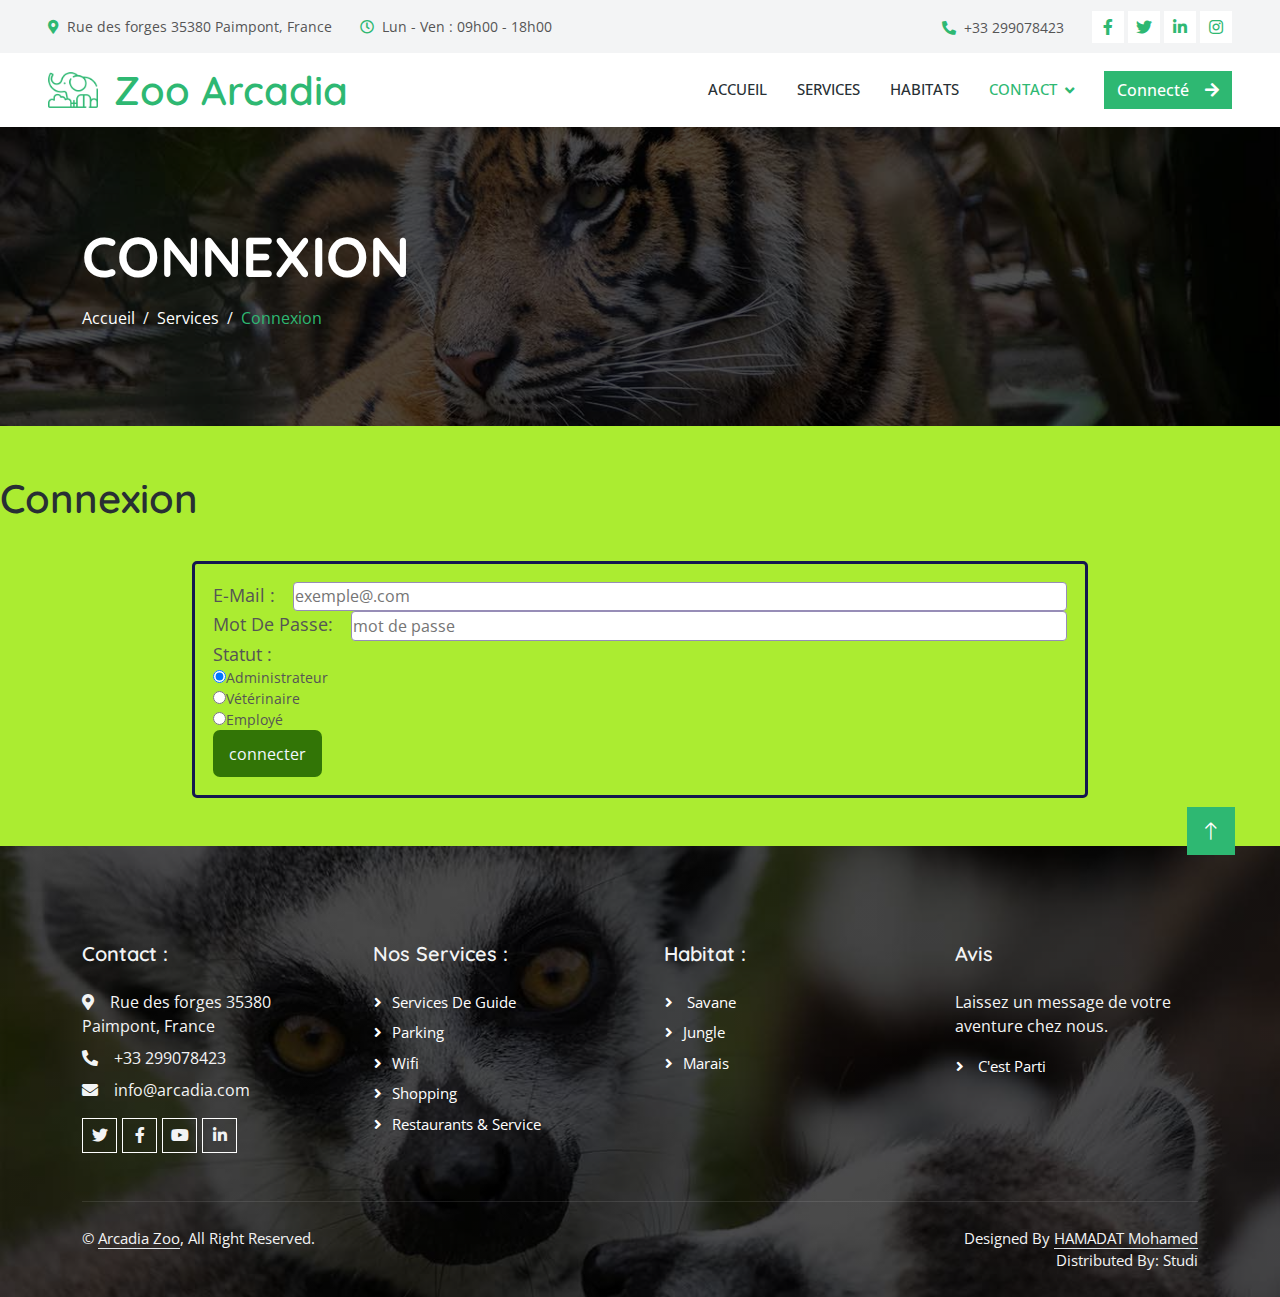
<file: connexion.html>
<!DOCTYPE html>
<html lang="en">
<head>
    <meta charset="utf-8" />
    <title>Zoo Arcadia - Zoo & Safari Park </title>
    <meta content="width=device-width, initial-scale=1.0" name="viewport" />
    <meta content="" name="keywords" />
    <meta content="" name="description" />

    <!-- Favicon -->
    <link href="img/favicon.ico" rel="icon" />

    <!-- Google Web Fonts -->
    <link rel="preconnect" href="https://fonts.googleapis.com" />
    <link rel="preconnect" href="https://fonts.gstatic.com" crossorigin />
    <link
            href="https://fonts.googleapis.com/css2?family=Open+Sans:wght@400;500&family=Quicksand:wght@600;700&display=swap"
            rel="stylesheet"
    />

    <!-- Icon Font Stylesheet -->
    <link
            href="https://cdnjs.cloudflare.com/ajax/libs/font-awesome/5.10.0/css/all.min.css"
            rel="stylesheet"
    />
    <link
            href="https://cdn.jsdelivr.net/npm/bootstrap-icons@1.4.1/font/bootstrap-icons.css"
            rel="stylesheet"
    />

    <!-- Libraries Stylesheet -->
    <link href="lib/animate/animate.min.css" rel="stylesheet" />
    <link href="lib/lightbox/css/lightbox.min.css" rel="stylesheet" />
    <link href="lib/owlcarousel/assets/owl.carousel.min.css" rel="stylesheet" />

    <!-- Customized Bootstrap Stylesheet -->
    <link href="css/bootstrap.min.css" rel="stylesheet" />

    <!-- Template Stylesheet -->
    <link href="css/style.css" rel="stylesheet" />
    <link rel="stylesheet" href="css/style1.css">
</head>

<body>
<!-- Spinner Start -->
<div
        id="spinner"
        class="show bg-white position-fixed translate-middle w-100 vh-100 top-50 start-50 d-flex align-items-center justify-content-center"
>
    <div
            class="spinner-border text-primary"
            style="width: 3rem; height: 3rem"
            role="status"
    >
        <span class="sr-only">Loading...</span>
    </div>
</div>
<!-- Spinner End -->

<!-- Topbar Start -->
<div class="container-fluid bg-light p-0 wow fadeIn" data-wow-delay="0.1s">
    <div class="row gx-0 d-none d-lg-flex">
        <div class="col-lg-7 px-5 text-start">
            <div class="h-100 d-inline-flex align-items-center py-3 me-4">
                <small class="fa fa-map-marker-alt text-primary me-2"></small>
                <small>Rue des forges 35380 Paimpont, France</small>
            </div>
            <div class="h-100 d-inline-flex align-items-center py-3">
                <small class="far fa-clock text-primary me-2"></small>
                <small>Lun - Ven : 09h00 - 18h00</small>
            </div>
        </div>
        <div class="col-lg-5 px-5 text-end">
            <div class="h-100 d-inline-flex align-items-center py-3 me-4">
                <small class="fa fa-phone-alt text-primary me-2"></small>
                <small>+33 299078423</small>
            </div>
            <div class="h-100 d-inline-flex align-items-center">
                <a class="btn btn-sm-square bg-white text-primary me-1" href="https://facebook.com"
                ><i class="fab fa-facebook-f"></i
                ></a>
                <a class="btn btn-sm-square bg-white text-primary me-1" href="https://twitter.com"
                ><i class="fab fa-twitter"></i
                ></a>
                <a class="btn btn-sm-square bg-white text-primary me-1" href="https://linkedin.com"
                ><i class="fab fa-linkedin-in"></i
                ></a>
                <a class="btn btn-sm-square bg-white text-primary me-0" href="https://instagram.com"
                ><i class="fab fa-instagram"></i
                ></a>
            </div>
        </div>
    </div>
</div>
<!-- Topbar End -->

<!-- Navbar Start -->
<nav
        class="navbar navbar-expand-lg bg-white navbar-light sticky-top py-lg-0 px-4 px-lg-5 wow fadeIn"
        data-wow-delay="0.1s"
>
    <a href="index.html" class="navbar-brand p-0">
        <img class="img-fluid me-3" src="img/icon/icon-10.png" alt="Icon" />
        <h1 class="m-0 text-primary">Zoo Arcadia</h1>
    </a>
    <button
            type="button"
            class="navbar-toggler"
            data-bs-toggle="collapse"
            data-bs-target="#navbarCollapse"
    >
        <span class="navbar-toggler-icon"></span>
    </button>
    <div class="collapse navbar-collapse py-4 py-lg-0" id="navbarCollapse">
        <div class="navbar-nav ms-auto">
            <a href="index.html" class="nav-item nav-link">Accueil</a>
            <a href="Service.html" class="nav-item nav-link">Services</a>
            <a href="Habitat.html" class="nav-item nav-link">Habitats</a>
            <div class="nav-item dropdown">
                <a
                        href="contact.html"
                        class="nav-link dropdown-toggle active"
                        data-bs-toggle="dropdown"
                >Contact</a
                >
                <div class="dropdown-menu rounded-0 rounded-bottom m-0">
                    <a href="contact.html" class="dropdown-item">Adresse</a>
                    <a href="contact.html" class="dropdown-item">Telephone</a>
                    <a href="contact.html" class="dropdown-item"> E-Mail</a>

                </div>
            </div>

        </div>
        <a href="connexion.html" class="btn btn-primary"
        >Connecté<i class="fa fa-arrow-right ms-3"></i
        ></a>
    </div>
</nav>
<!-- Navbar End -->

<!-- Page Header Start -->
<div
        class="container-fluid header-bg py-5 mb-5 wow fadeIn"
        data-wow-delay="0.1s"
>
    <div class="container py-5">
        <h1 class="display-4 text-white mb-3 animated slideInDown">
            CONNEXION
        </h1>
        <nav aria-label="breadcrumb animated slideInDown">
            <ol class="breadcrumb mb-0">
                <li class="breadcrumb-item">
                    <a class="text-white" href="index.html">Accueil</a>
                </li>
                <li class="breadcrumb-item">
                    <a class="text-white" href="Service.html">Services</a>
                </li>
                <li class="breadcrumb-item text-primary active" aria-current="page">
                 Connexion
                </li>
            </ol>
        </nav>
    </div>
</div>
<!-- Page Header End -->

    <h1>Connexion</h1>
    <form id ="formulaire">
        <fieldset id="infos">
            
            <div>
                <div id="div_nm">
                    <label for="name">E-Mail :</label><input type="text" name="nom" id="mail" placeholder="exemple@.com" required>
                </div>
            </div>
            <div id="div_fnm">
                <label for="firstname">Mot De Passe:</label><input type="text" name="prenom" id="password" placeholder="mot de passe" required>
            </div>
        </div>
        <div id="choiceStatut">
            <label for="statut">Statut :</label>
            <div>
                <input type="radio" name="statut" id="particulier" required checked><label for="particulier">Administrateur</label>
                </div>
                <div>
                    <input type="radio" name="statut" id="professionnel" required ><label for="professionnel">Vétérinaire</label>
                </div>
                <div>
                  <input type="radio" name="statut" id="professionnel" required ><label for="professionnel">Employé</label>
              </div>
        </div>

        </div>
        <div id="div_st"></div>
        <button type="submit" id="submit">connecter</button>



        </fieldset>
        
    </form>

    
<!-- Footer Start -->
<div
class="container-fluid footer bg-dark text-light footer mt-5 pt-5 wow fadeIn"
data-wow-delay="0.1s"
>
<div class="container py-5">
<div class="row g-5">
    <div class="col-lg-3 col-md-6">
        <h5 class="text-light mb-4">Contact : </h5>
        <p class="mb-2">
            <i class="fa fa-map-marker-alt me-3"></i>Rue des forges 35380 Paimpont, France
        </p>
        <p class="mb-2">
            <i class="fa fa-phone-alt me-3"></i>+33 299078423
        </p>
        <p class="mb-2">
            <i class="fa fa-envelope me-3"></i>info@arcadia.com
        </p>
        <div class="d-flex pt-2">
            <a class="btn btn-outline-light btn-social" href="https://twitter.com"
            ><i class="fab fa-twitter"></i
            ></a>
            <a class="btn btn-outline-light btn-social" href="https://facebook.com"
            ><i class="fab fa-facebook-f"></i
            ></a>
            <a class="btn btn-outline-light btn-social" href="https://www.youtube.com/watch?v=4TPeDD51Nc4"
            ><i class="fab fa-youtube"></i
            ></a>
            <a class="btn btn-outline-light btn-social" href="https://linkedin.com"
            ><i class="fab fa-linkedin-in"></i
            ></a>
        </div>
    </div>
    <div class="col-lg-3 col-md-6">
        <h5 class="text-light mb-4">Nos Services : </h5>
        <a class="btn btn-link" href="Service.html">Services de Guide</a>
        <a class="btn btn-link" href="Service.html">Parking</a>
        <a class="btn btn-link" href="Service.html">Wifi</a>
        <a class="btn btn-link" href="Service.html">Shopping</a>
        <a class="btn btn-link" href="Service.html">Restaurants & Service</a>
    </div>
    <div class="col-lg-3 col-md-6">
        <h5 class="text-light mb-4"> Habitat : </h5>
        <a class="btn btn-link" href="Savane.html"> Savane </a>
        <a class="btn btn-link" href="Jungle.html">Jungle </a>
        <a class="btn btn-link" href="Marais.html">Marais</a>

    </div>
    <div class="col-lg-3 col-md-6">
        <h5 class="text-light mb-4">Avis</h5>
        <p>Laissez un message de votre aventure chez nous.</p>
        <div class="position-relative mx-auto" style="max-width: 400px">

            <a class="btn btn-link" href="Avis.html"> C'est parti  </a>

        </div>
    </div>
</div>
</div>
<div class="container">
<div class="copyright">
    <div class="row">
        <div class="col-md-6 text-center text-md-start mb-3 mb-md-0">
            &copy; <a class="border-bottom" href="#">Arcadia Zoo</a>, All
            Right Reserved.
        </div>
        <div class="col-md-6 text-center text-md-end">
            <!--/*** This template is free as long as you keep the footer author’s credit link/attribution link/backlink. If you'd like to use the template without the footer author’s credit link/attribution link/backlink, you can purchase the Credit Removal License from "https://htmlcodex.com/credit-removal". Thank you for your support. ***/-->
            Designed By
            <a class="border-bottom" href="https://htmlcodex.com"
            >HAMADAT Mohamed</a
            >
            <br />Distributed By:
            <a href="https://studi.com" target="_blank">Studi</a>
        </div>
    </div>
</div>
</div>
</div>
<!-- Footer End -->

<!-- Back to Top -->
<a href="#" class="btn btn-lg btn-primary btn-lg-square back-to-top"
><i class="bi bi-arrow-up"></i
></a>

<!-- JavaScript Libraries -->
<script src="https://code.jquery.com/jquery-3.4.1.min.js"></script>
<script src="https://cdn.jsdelivr.net/npm/bootstrap@5.0.0/dist/js/bootstrap.bundle.min.js"></script>
<script src="lib/wow/wow.min.js"></script>
<script src="lib/easing/easing.min.js"></script>
<script src="lib/waypoints/waypoints.min.js"></script>
<script src="lib/counterup/counterup.min.js"></script>
<script src="lib/owlcarousel/owl.carousel.min.js"></script>
<script src="lib/lightbox/js/lightbox.min.js"></script>

<!-- Template Javascript -->
<script src="js/main.js"></script>
</body>
</html>
</file>
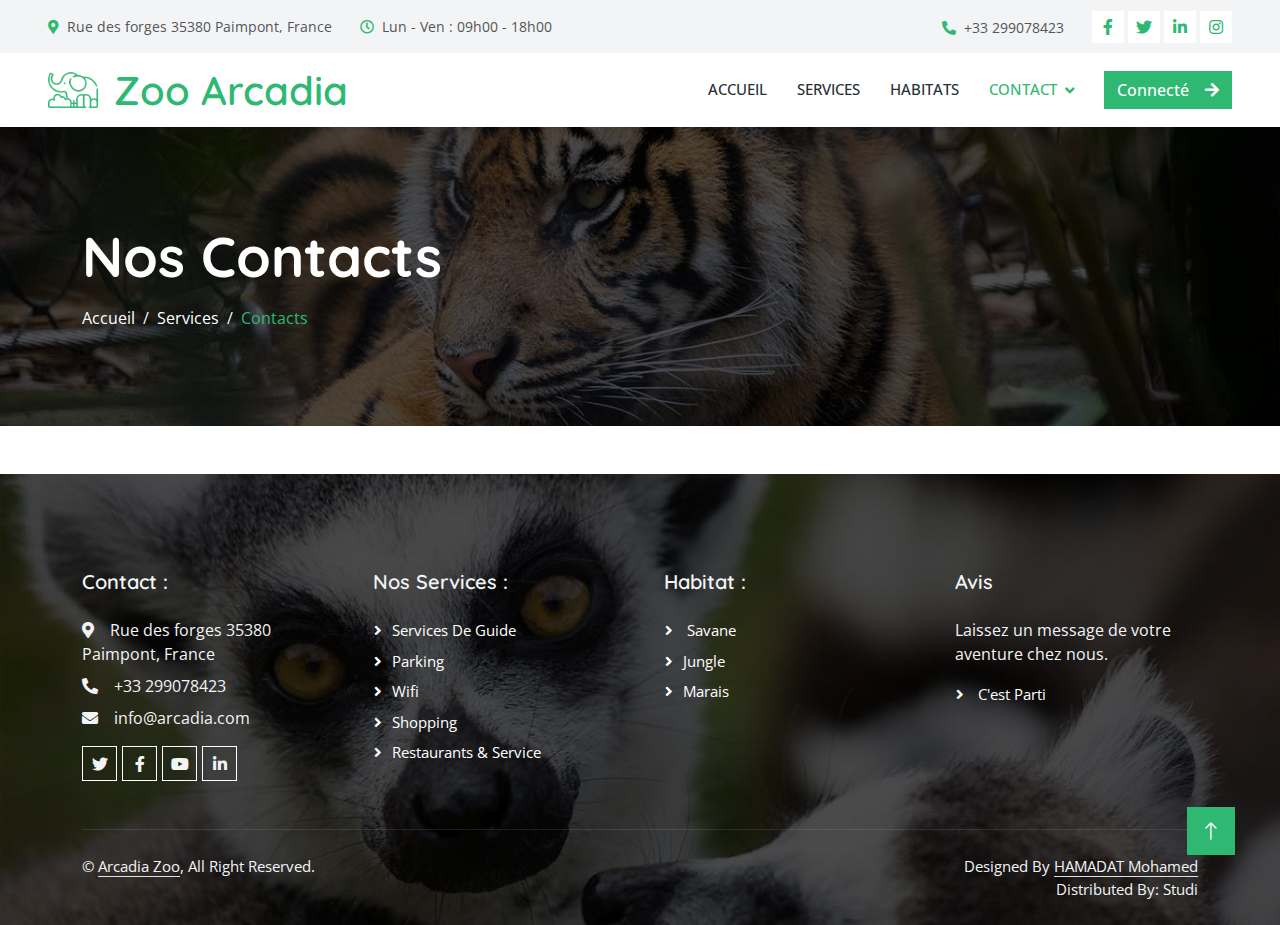
<file: contact.html>
<!DOCTYPE html>
<html lang="en">
<head>
    <meta charset="utf-8" />
    <title>Zoo Arcadia - Zoo & Safari Park </title>
    <meta content="width=device-width, initial-scale=1.0" name="viewport" />
    <meta content="" name="keywords" />
    <meta content="" name="description" />

    <!-- Favicon -->
    <link href="img/favicon.ico" rel="icon" />

    <!-- Google Web Fonts -->
    <link rel="preconnect" href="https://fonts.googleapis.com" />
    <link rel="preconnect" href="https://fonts.gstatic.com" crossorigin />
    <link
            href="https://fonts.googleapis.com/css2?family=Open+Sans:wght@400;500&family=Quicksand:wght@600;700&display=swap"
            rel="stylesheet"
    />

    <!-- Icon Font Stylesheet -->
    <link
            href="https://cdnjs.cloudflare.com/ajax/libs/font-awesome/5.10.0/css/all.min.css"
            rel="stylesheet"
    />
    <link
            href="https://cdn.jsdelivr.net/npm/bootstrap-icons@1.4.1/font/bootstrap-icons.css"
            rel="stylesheet"
    />

    <!-- Libraries Stylesheet -->
    <link href="lib/animate/animate.min.css" rel="stylesheet" />
    <link href="lib/lightbox/css/lightbox.min.css" rel="stylesheet" />
    <link href="lib/owlcarousel/assets/owl.carousel.min.css" rel="stylesheet" />

    <!-- Customized Bootstrap Stylesheet -->
    <link href="css/bootstrap.min.css" rel="stylesheet" />

    <!-- Template Stylesheet -->
    <link href="css/style.css" rel="stylesheet" />
</head>

<body>
<!-- Spinner Start -->
<div
        id="spinner"
        class="show bg-white position-fixed translate-middle w-100 vh-100 top-50 start-50 d-flex align-items-center justify-content-center"
>
    <div
            class="spinner-border text-primary"
            style="width: 3rem; height: 3rem"
            role="status"
    >
        <span class="sr-only">Loading...</span>
    </div>
</div>
<!-- Spinner End -->

<!-- Topbar Start -->
<div class="container-fluid bg-light p-0 wow fadeIn" data-wow-delay="0.1s">
    <div class="row gx-0 d-none d-lg-flex">
        <div class="col-lg-7 px-5 text-start">
            <div class="h-100 d-inline-flex align-items-center py-3 me-4">
                <small class="fa fa-map-marker-alt text-primary me-2"></small>
                <small>Rue des forges 35380 Paimpont, France</small>
            </div>
            <div class="h-100 d-inline-flex align-items-center py-3">
                <small class="far fa-clock text-primary me-2"></small>
                <small>Lun - Ven : 09h00 - 18h00</small>
            </div>
        </div>
        <div class="col-lg-5 px-5 text-end">
            <div class="h-100 d-inline-flex align-items-center py-3 me-4">
                <small class="fa fa-phone-alt text-primary me-2"></small>
                <small>+33 299078423</small>
            </div>
            <div class="h-100 d-inline-flex align-items-center">
                <a class="btn btn-sm-square bg-white text-primary me-1" href="https://facebook.com"
                ><i class="fab fa-facebook-f"></i
                ></a>
                <a class="btn btn-sm-square bg-white text-primary me-1" href="https://twitter.com"
                ><i class="fab fa-twitter"></i
                ></a>
                <a class="btn btn-sm-square bg-white text-primary me-1" href="https://linkedin.com"
                ><i class="fab fa-linkedin-in"></i
                ></a>
                <a class="btn btn-sm-square bg-white text-primary me-0" href="https://instagram.com"
                ><i class="fab fa-instagram"></i
                ></a>
            </div>
        </div>
    </div>
</div>
<!-- Topbar End -->

<!-- Navbar Start -->
<nav
        class="navbar navbar-expand-lg bg-white navbar-light sticky-top py-lg-0 px-4 px-lg-5 wow fadeIn"
        data-wow-delay="0.1s"
>
    <a href="index.html" class="navbar-brand p-0">
        <img class="img-fluid me-3" src="img/icon/icon-10.png" alt="Icon" />
        <h1 class="m-0 text-primary">Zoo Arcadia</h1>
    </a>
    <button
            type="button"
            class="navbar-toggler"
            data-bs-toggle="collapse"
            data-bs-target="#navbarCollapse"
    >
        <span class="navbar-toggler-icon"></span>
    </button>
    <div class="collapse navbar-collapse py-4 py-lg-0" id="navbarCollapse">
        <div class="navbar-nav ms-auto">
            <a href="index.html" class="nav-item nav-link">Accueil</a>
            <a href="Service.html" class="nav-item nav-link">Services</a>
            <a href="Habitat.html" class="nav-item nav-link">Habitats</a>
            <div class="nav-item dropdown">
                <a
                        href="contact.html"
                        class="nav-link dropdown-toggle active"
                        data-bs-toggle="dropdown"
                >Contact</a
                >
                <div class="dropdown-menu rounded-0 rounded-bottom m-0">
                    <a href="contact.html" class="dropdown-item">Adresse</a>
                    <a href="contact.html" class="dropdown-item">Telephone</a>
                    <a href="contact.html" class="dropdown-item"> E-Mail</a>

                </div>
            </div>

        </div>
        <a href="connexion.html" class="btn btn-primary"
        >Connecté<i class="fa fa-arrow-right ms-3"></i
        ></a>
    </div>
</nav>
<!-- Navbar End -->

<!-- Page Header Start -->
<div
        class="container-fluid header-bg py-5 mb-5 wow fadeIn"
        data-wow-delay="0.1s"
>
    <div class="container py-5">
        <h1 class="display-4 text-white mb-3 animated slideInDown">
            Nos Contacts
        </h1>
        <nav aria-label="breadcrumb animated slideInDown">
            <ol class="breadcrumb mb-0">
                <li class="breadcrumb-item">
                    <a class="text-white" href="index.html">Accueil</a>
                </li>
                <li class="breadcrumb-item">
                    <a class="text-white" href="Service.html">Services</a>
                </li>
                <li class="breadcrumb-item text-primary active" aria-current="page">
                    Contacts
                </li>
            </ol>
        </nav>
    </div>
</div>
<!-- Page Header End -->




<!-- Footer Start -->
<div
        class="container-fluid footer bg-dark text-light footer mt-5 pt-5 wow fadeIn"
        data-wow-delay="0.1s"
>
    <div class="container py-5">
        <div class="row g-5">
            <div class="col-lg-3 col-md-6">
                <h5 class="text-light mb-4">Contact : </h5>
                <p class="mb-2">
                    <i class="fa fa-map-marker-alt me-3"></i>Rue des forges 35380 Paimpont, France
                </p>
                <p class="mb-2">
                    <i class="fa fa-phone-alt me-3"></i>+33 299078423
                </p>
                <p class="mb-2">
                    <i class="fa fa-envelope me-3"></i>info@arcadia.com
                </p>
                <div class="d-flex pt-2">
                    <a class="btn btn-outline-light btn-social" href="https://twitter.com"
                    ><i class="fab fa-twitter"></i
                    ></a>
                    <a class="btn btn-outline-light btn-social" href="https://facebook.com"
                    ><i class="fab fa-facebook-f"></i
                    ></a>
                    <a class="btn btn-outline-light btn-social" href="https://www.youtube.com/watch?v=4TPeDD51Nc4"
                    ><i class="fab fa-youtube"></i
                    ></a>
                    <a class="btn btn-outline-light btn-social" href="https://linkedin.com"
                    ><i class="fab fa-linkedin-in"></i
                    ></a>
                </div>
            </div>
            <div class="col-lg-3 col-md-6">
                <h5 class="text-light mb-4">Nos Services : </h5>
                <a class="btn btn-link" href="Service.html">Services de Guide</a>
                <a class="btn btn-link" href="Service.html">Parking</a>
                <a class="btn btn-link" href="Service.html">Wifi</a>
                <a class="btn btn-link" href="Service.html">Shopping</a>
                <a class="btn btn-link" href="Service.html">Restaurants & Service</a>
            </div>
            <div class="col-lg-3 col-md-6">
                <h5 class="text-light mb-4"> Habitat : </h5>
                <a class="btn btn-link" href="Savane.html"> Savane </a>
                <a class="btn btn-link" href="Jungle.html">Jungle </a>
                <a class="btn btn-link" href="Marais.html">Marais</a>

            </div>
            <div class="col-lg-3 col-md-6">
                <h5 class="text-light mb-4">Avis</h5>
                <p>Laissez un message de votre aventure chez nous.</p>
                <div class="position-relative mx-auto" style="max-width: 400px">

                    <a class="btn btn-link" href="Avis.html"> C'est parti  </a>

                </div>
            </div>
        </div>
    </div>
    <div class="container">
        <div class="copyright">
            <div class="row">
                <div class="col-md-6 text-center text-md-start mb-3 mb-md-0">
                    &copy; <a class="border-bottom" href="#">Arcadia Zoo</a>, All
                    Right Reserved.
                </div>
                <div class="col-md-6 text-center text-md-end">
                    <!--/*** This template is free as long as you keep the footer author’s credit link/attribution link/backlink. If you'd like to use the template without the footer author’s credit link/attribution link/backlink, you can purchase the Credit Removal License from "https://htmlcodex.com/credit-removal". Thank you for your support. ***/-->
                    Designed By
                    <a class="border-bottom" href="https://htmlcodex.com"
                    >HAMADAT Mohamed</a
                    >
                    <br />Distributed By:
                    <a href="https://studi.com" target="_blank">Studi</a>
                </div>
            </div>
        </div>
    </div>
</div>
<!-- Footer End -->

<!-- Back to Top -->
<a href="#" class="btn btn-lg btn-primary btn-lg-square back-to-top"
><i class="bi bi-arrow-up"></i
></a>

<!-- JavaScript Libraries -->
<script src="https://code.jquery.com/jquery-3.4.1.min.js"></script>
<script src="https://cdn.jsdelivr.net/npm/bootstrap@5.0.0/dist/js/bootstrap.bundle.min.js"></script>
<script src="lib/wow/wow.min.js"></script>
<script src="lib/easing/easing.min.js"></script>
<script src="lib/waypoints/waypoints.min.js"></script>
<script src="lib/counterup/counterup.min.js"></script>
<script src="lib/owlcarousel/owl.carousel.min.js"></script>
<script src="lib/lightbox/js/lightbox.min.js"></script>

<!-- Template Javascript -->
<script src="js/main.js"></script>
</body>
</html>
</file>
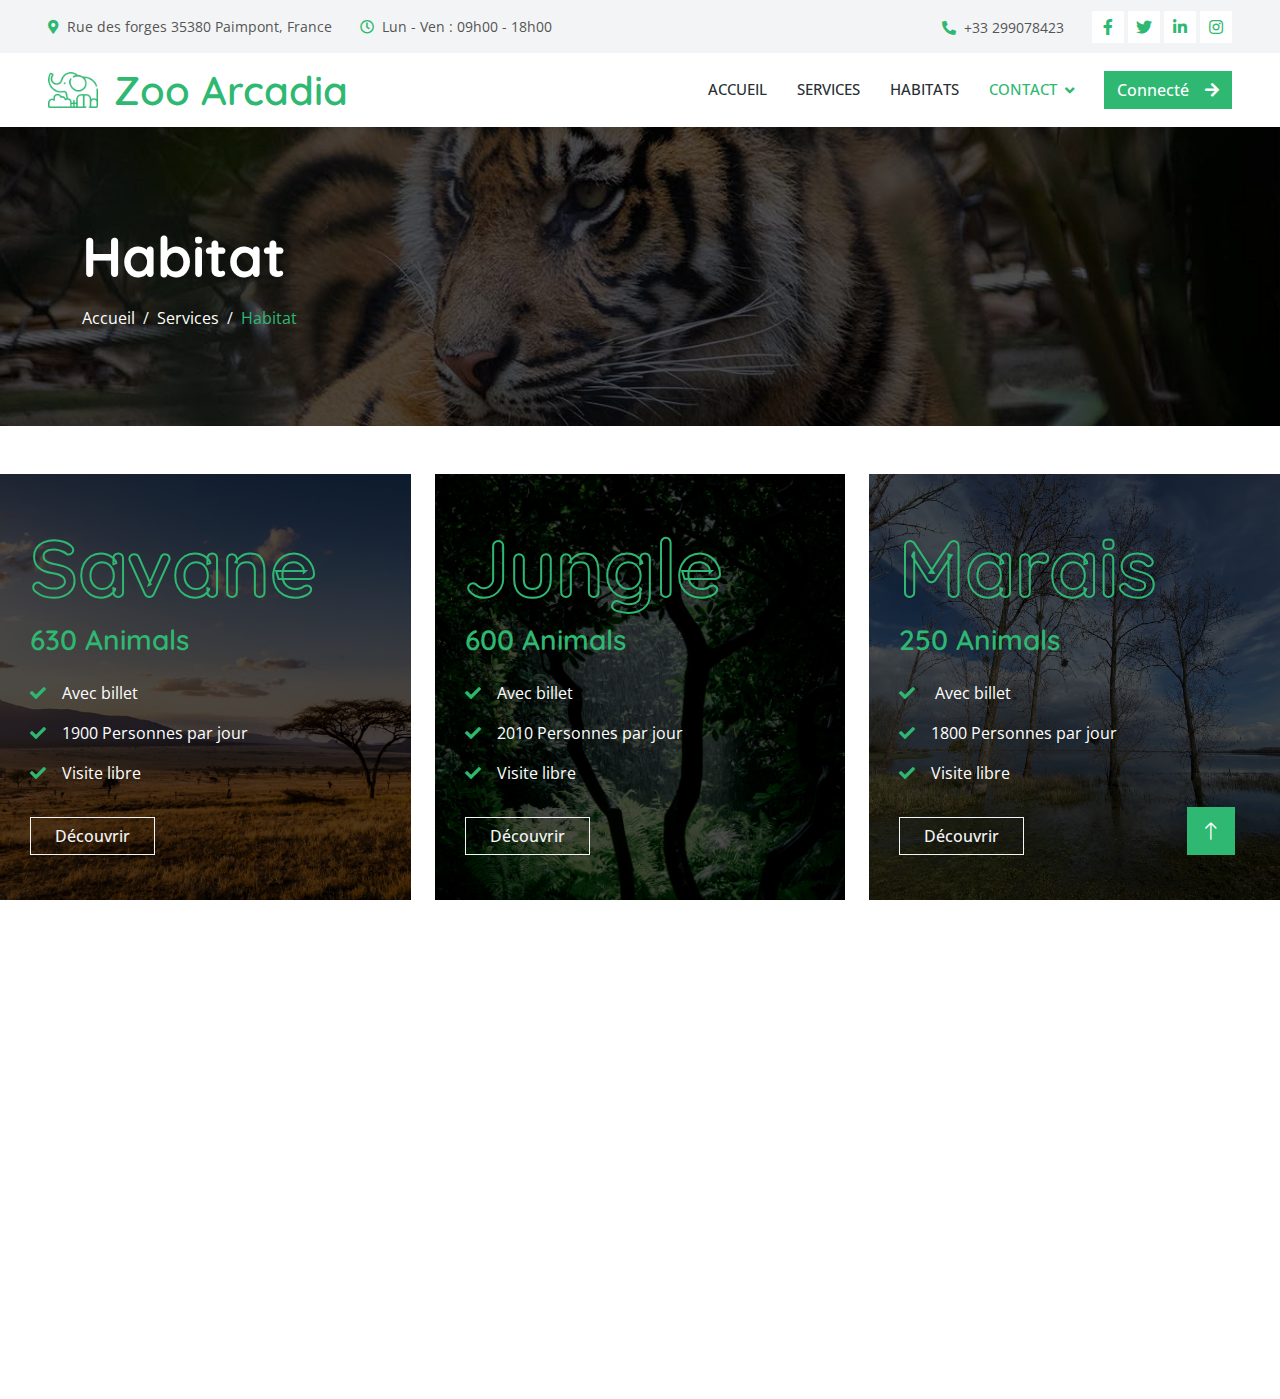
<file: Habitat.html>
<!DOCTYPE html>
<html lang="en">
<head>
    <meta charset="utf-8" />
    <title>Zoo Arcadia - Zoo & Safari Park </title>
    <meta content="width=device-width, initial-scale=1.0" name="viewport" />
    <meta content="" name="keywords" />
    <meta content="" name="description" />

    <!-- Favicon -->
    <link href="img/favicon.ico" rel="icon" />

    <!-- Google Web Fonts -->
    <link rel="preconnect" href="https://fonts.googleapis.com" />
    <link rel="preconnect" href="https://fonts.gstatic.com" crossorigin />
    <link
            href="https://fonts.googleapis.com/css2?family=Open+Sans:wght@400;500&family=Quicksand:wght@600;700&display=swap"
            rel="stylesheet"
    />

    <!-- Icon Font Stylesheet -->
    <link
            href="https://cdnjs.cloudflare.com/ajax/libs/font-awesome/5.10.0/css/all.min.css"
            rel="stylesheet"
    />
    <link
            href="https://cdn.jsdelivr.net/npm/bootstrap-icons@1.4.1/font/bootstrap-icons.css"
            rel="stylesheet"
    />

    <!-- Libraries Stylesheet -->
    <link href="lib/animate/animate.min.css" rel="stylesheet" />
    <link href="lib/lightbox/css/lightbox.min.css" rel="stylesheet" />
    <link href="lib/owlcarousel/assets/owl.carousel.min.css" rel="stylesheet" />

    <!-- Customized Bootstrap Stylesheet -->
    <link href="css/bootstrap.min.css" rel="stylesheet" />

    <!-- Template Stylesheet -->
    <link href="css/style.css" rel="stylesheet" />
</head>

<body>
<!-- Spinner Start -->
<div
        id="spinner"
        class="show bg-white position-fixed translate-middle w-100 vh-100 top-50 start-50 d-flex align-items-center justify-content-center"
>
    <div
            class="spinner-border text-primary"
            style="width: 3rem; height: 3rem"
            role="status"
    >
        <span class="sr-only">Loading...</span>
    </div>
</div>
<!-- Spinner End -->

<!-- Topbar Start -->
<div class="container-fluid bg-light p-0 wow fadeIn" data-wow-delay="0.1s">
    <div class="row gx-0 d-none d-lg-flex">
        <div class="col-lg-7 px-5 text-start">
            <div class="h-100 d-inline-flex align-items-center py-3 me-4">
                <small class="fa fa-map-marker-alt text-primary me-2"></small>
                <small>Rue des forges 35380 Paimpont, France</small>
            </div>
            <div class="h-100 d-inline-flex align-items-center py-3">
                <small class="far fa-clock text-primary me-2"></small>
                <small>Lun - Ven : 09h00 - 18h00</small>
            </div>
        </div>
        <div class="col-lg-5 px-5 text-end">
            <div class="h-100 d-inline-flex align-items-center py-3 me-4">
                <small class="fa fa-phone-alt text-primary me-2"></small>
                <small>+33 299078423</small>
            </div>
            <div class="h-100 d-inline-flex align-items-center">
                <a class="btn btn-sm-square bg-white text-primary me-1" href="https://facebook.com"
                ><i class="fab fa-facebook-f"></i
                ></a>
                <a class="btn btn-sm-square bg-white text-primary me-1" href="https://twitter.com"
                ><i class="fab fa-twitter"></i
                ></a>
                <a class="btn btn-sm-square bg-white text-primary me-1" href="https://linkedin.com"
                ><i class="fab fa-linkedin-in"></i
                ></a>
                <a class="btn btn-sm-square bg-white text-primary me-0" href="https://instagram.com"
                ><i class="fab fa-instagram"></i
                ></a>
            </div>
        </div>
    </div>
</div>
<!-- Topbar End -->

<!-- Navbar Start -->
<nav
        class="navbar navbar-expand-lg bg-white navbar-light sticky-top py-lg-0 px-4 px-lg-5 wow fadeIn"
        data-wow-delay="0.1s"
>
    <a href="index.html" class="navbar-brand p-0">
        <img class="img-fluid me-3" src="img/icon/icon-10.png" alt="Icon" />
        <h1 class="m-0 text-primary">Zoo Arcadia</h1>
    </a>
    <button
            type="button"
            class="navbar-toggler"
            data-bs-toggle="collapse"
            data-bs-target="#navbarCollapse"
    >
        <span class="navbar-toggler-icon"></span>
    </button>
    <div class="collapse navbar-collapse py-4 py-lg-0" id="navbarCollapse">
        <div class="navbar-nav ms-auto">
            <a href="index.html" class="nav-item nav-link">Accueil</a>
            <a href="Service.html" class="nav-item nav-link">Services</a>
            <a href="Habitat.html" class="nav-item nav-link">Habitats</a>
            <div class="nav-item dropdown">
                <a
                        href="contact.html"
                        class="nav-link dropdown-toggle active"
                        data-bs-toggle="dropdown"
                >Contact</a
                >
                <div class="dropdown-menu rounded-0 rounded-bottom m-0">
                    <a href="contact.html" class="dropdown-item">Adresse</a>
                    <a href="contact.html" class="dropdown-item">Telephone</a>
                    <a href="contact.html" class="dropdown-item"> E-Mail</a>

                </div>
            </div>

        </div>
        <a href="connexion.html" class="btn btn-primary"
        >Connecté<i class="fa fa-arrow-right ms-3"></i
        ></a>
    </div>
</nav>
<!-- Navbar End -->

<!-- Page Header Start -->
<div
        class="container-fluid header-bg py-5 mb-5 wow fadeIn"
        data-wow-delay="0.1s"
>
    <div class="container py-5">
        <h1 class="display-4 text-white mb-3 animated slideInDown">
            Habitat
        </h1>
        <nav aria-label="breadcrumb animated slideInDown">
            <ol class="breadcrumb mb-0">
                <li class="breadcrumb-item">
                    <a class="text-white" href="index.html">Accueil</a>
                </li>
                <li class="breadcrumb-item">
                    <a class="text-white" href="Service.html">Services</a>
                </li>
                <li class="breadcrumb-item text-primary active" aria-current="page">
                    Habitat
                </li>
            </ol>
        </nav>
    </div>
</div>
<!-- Page Header End -->




<!--habitat-->
</div>
<div class="row g-4">
    <div class="col-lg-4 col-md-6 wow fadeInUp" data-wow-delay="0.1s">
        <div class="membership-item position-relative">
            <img class="img-fluid" src="img/savane-1.jpg" alt="" />
            <h1 class="display-1">Savane</h1>
            <h3 class="text-primary mb-4">630 Animals</h3>
            <p><i class="fa fa-check text-primary me-3"></i>Avec billet</p>
            <p>
                <i class="fa fa-check text-primary me-3"></i>1900 Personnes par jour
            </p>
            <p>
                <i class="fa fa-check text-primary me-3"></i>Visite libre
            </p>
            <a class="btn btn-outline-light px-4 mt-3" href="Savane.html">Découvrir</a>
        </div>
    </div>
    <div class="col-lg-4 col-md-6 wow fadeInUp" data-wow-delay="0.3s">
        <div class="membership-item position-relative">
            <img class="img-fluid" src="img/jungle2.jpg" alt="" />
            <h1 class="display-1">Jungle</h1>

            <h3 class="text-primary mb-4">600 Animals </h3>
            <p><i class="fa fa-check text-primary me-3"></i>Avec billet   </p>
            <p>
                <i class="fa fa-check text-primary me-3"></i>2010 Personnes par jour
            </p>
            <p>
                <i class="fa fa-check text-primary me-3"></i>Visite libre
            </p>
            <a class="btn btn-outline-light px-4 mt-3" href="Jungle.html">Découvrir</a>
        </div>
    </div>
    <div class="col-lg-4 col-md-6 wow fadeInUp" data-wow-delay="0.5s">
        <div class="membership-item position-relative">
            <img class="img-fluid" src="img/marais1.jpg" alt="" />
            <h1 class="display-1">Marais </h1>

            <h3 class="text-primary mb-4">250 Animals </h3>
            <p><i class="fa fa-check text-primary me-3"></i> Avec billet  </p>
            <p>
                <i class="fa fa-check text-primary me-3"></i>1800 Personnes par jour
            </p>
            <p>
                <i class="fa fa-check text-primary me-3"></i>Visite libre
            </p>
            <a class="btn btn-outline-light px-4 mt-3" href="Marais.html">Découvrir </a>
        </div>
    </div>
</div>
</div>
</div>
<!--Habitat end-->




<!-- Footer Start -->
<div
        class="container-fluid footer bg-dark text-light footer mt-5 pt-5 wow fadeIn"
        data-wow-delay="0.1s"
>
    <div class="container py-5">
        <div class="row g-5">
            <div class="col-lg-3 col-md-6">
                <h5 class="text-light mb-4">Contact : </h5>
                <p class="mb-2">
                    <i class="fa fa-map-marker-alt me-3"></i>Rue des forges 35380 Paimpont, France
                </p>
                <p class="mb-2">
                    <i class="fa fa-phone-alt me-3"></i>+33 299078423
                </p>
                <p class="mb-2">
                    <i class="fa fa-envelope me-3"></i>info@arcadia.com
                </p>
                <div class="d-flex pt-2">
                    <a class="btn btn-outline-light btn-social" href="https://twitter.com"
                    ><i class="fab fa-twitter"></i
                    ></a>
                    <a class="btn btn-outline-light btn-social" href="https://facebook.com"
                    ><i class="fab fa-facebook-f"></i
                    ></a>
                    <a class="btn btn-outline-light btn-social" href="https://www.youtube.com/watch?v=4TPeDD51Nc4"
                    ><i class="fab fa-youtube"></i
                    ></a>
                    <a class="btn btn-outline-light btn-social" href="https://linkedin.com"
                    ><i class="fab fa-linkedin-in"></i
                    ></a>
                </div>
            </div>
            <div class="col-lg-3 col-md-6">
                <h5 class="text-light mb-4">Nos Services : </h5>
                <a class="btn btn-link" href="Service.html">Services de Guide</a>
                <a class="btn btn-link" href="Service.html">Parking</a>
                <a class="btn btn-link" href="Service.html">Wifi</a>
                <a class="btn btn-link" href="Service.html">Shopping</a>
                <a class="btn btn-link" href="Service.html">Restaurants & Service</a>
            </div>
            <div class="col-lg-3 col-md-6">
                <h5 class="text-light mb-4"> Habitat : </h5>
                <a class="btn btn-link" href="Savane.html"> Savane </a>
                <a class="btn btn-link" href="Jungle.html">Jungle </a>
                <a class="btn btn-link" href="Marais.html">Marais</a>

            </div>
            <div class="col-lg-3 col-md-6">
                <h5 class="text-light mb-4">Avis</h5>
                <p>Laissez un message de votre aventure chez nous.</p>
                <div class="position-relative mx-auto" style="max-width: 400px">

                    <a class="btn btn-link" href="Avis.html"> C'est parti  </a>

                </div>
            </div>
        </div>
    </div>
    <div class="container">
        <div class="copyright">
            <div class="row">
                <div class="col-md-6 text-center text-md-start mb-3 mb-md-0">
                    &copy; <a class="border-bottom" href="#">Arcadia Zoo</a>, All
                    Right Reserved.
                </div>
                <div class="col-md-6 text-center text-md-end">
                    <!--/*** This template is free as long as you keep the footer author’s credit link/attribution link/backlink. If you'd like to use the template without the footer author’s credit link/attribution link/backlink, you can purchase the Credit Removal License from "https://htmlcodex.com/credit-removal". Thank you for your support. ***/-->
                    Designed By
                    <a class="border-bottom" href="https://htmlcodex.com"
                    >HAMADAT Mohamed</a
                    >
                    <br />Distributed By:
                    <a href="https://studi.com" target="_blank">Studi</a>
                </div>
            </div>
        </div>
    </div>
</div>
<!-- Footer End -->

<!-- Back to Top -->
<a href="#" class="btn btn-lg btn-primary btn-lg-square back-to-top"
><i class="bi bi-arrow-up"></i
></a>

<!-- JavaScript Libraries -->
<script src="https://code.jquery.com/jquery-3.4.1.min.js"></script>
<script src="https://cdn.jsdelivr.net/npm/bootstrap@5.0.0/dist/js/bootstrap.bundle.min.js"></script>
<script src="lib/wow/wow.min.js"></script>
<script src="lib/easing/easing.min.js"></script>
<script src="lib/waypoints/waypoints.min.js"></script>
<script src="lib/counterup/counterup.min.js"></script>
<script src="lib/owlcarousel/owl.carousel.min.js"></script>
<script src="lib/lightbox/js/lightbox.min.js"></script>

<!-- Template Javascript -->
<script src="js/main.js"></script>
</body>
</html>
</file>
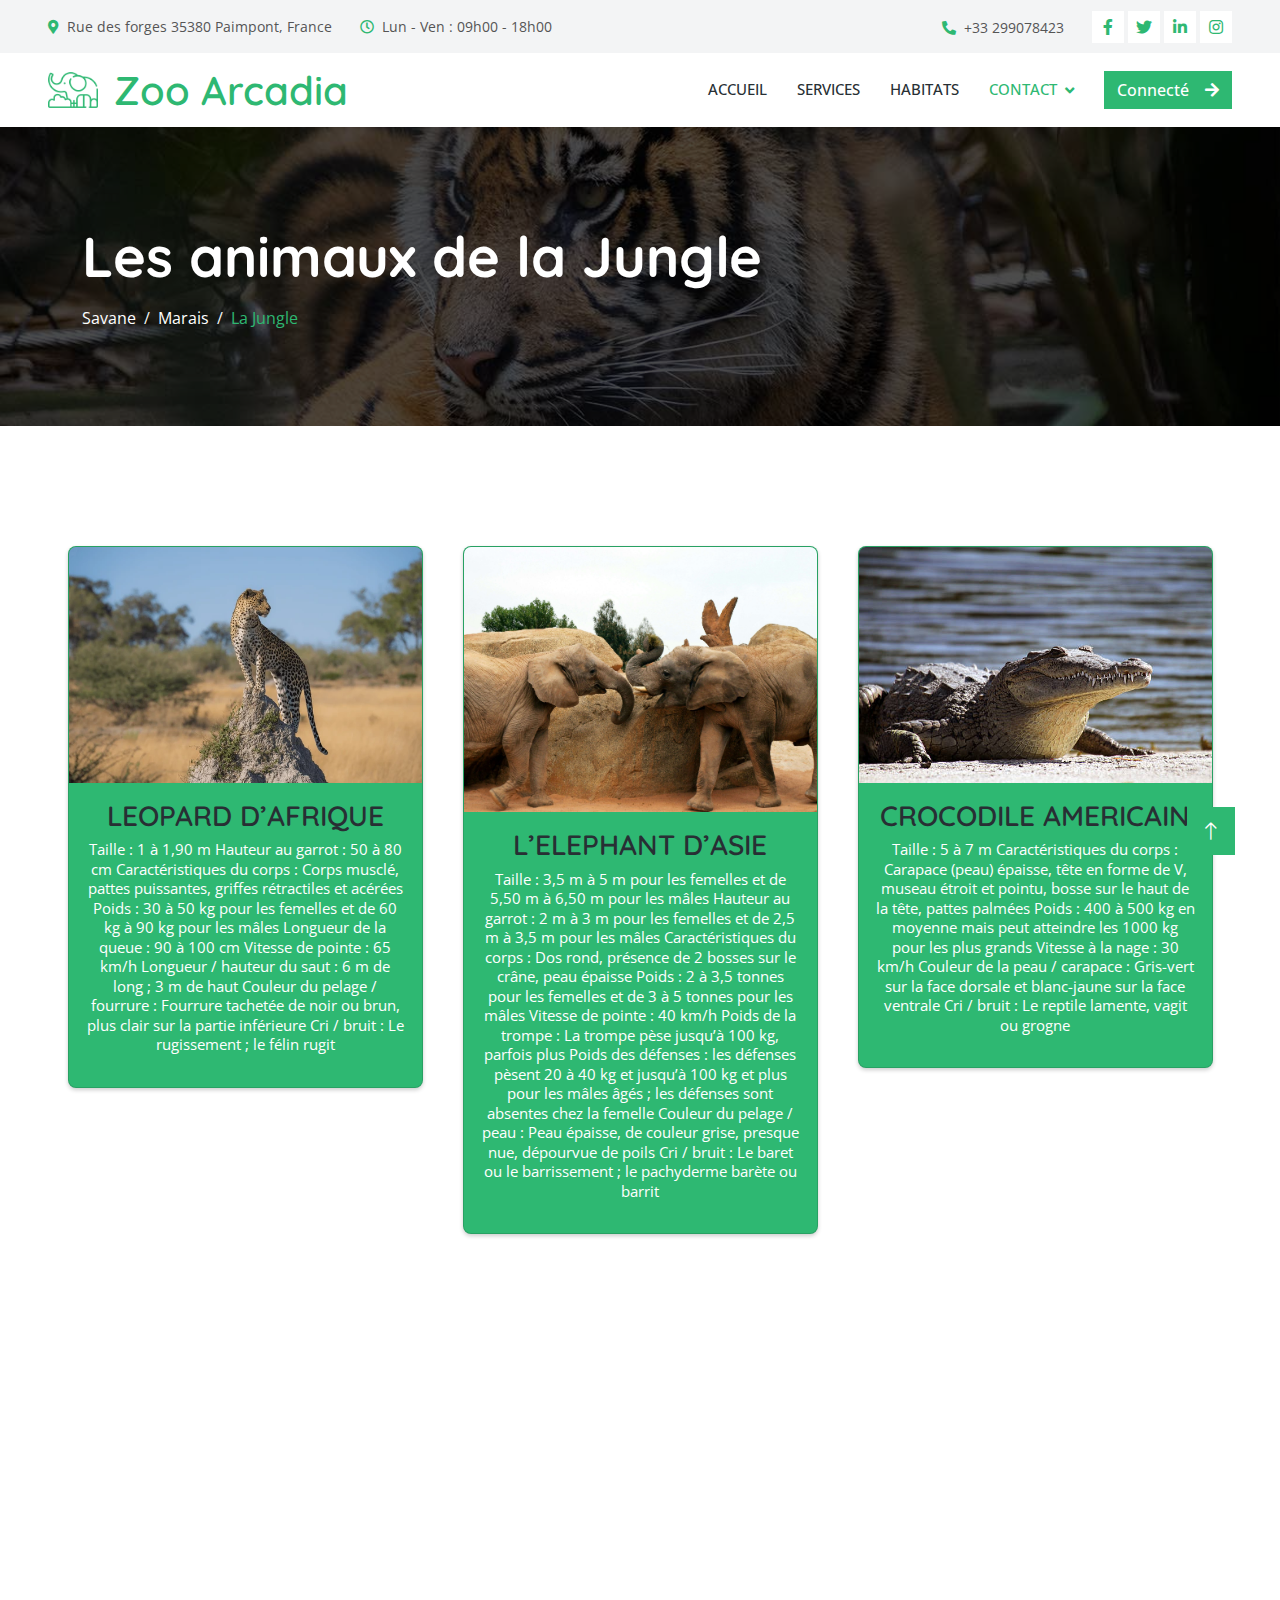
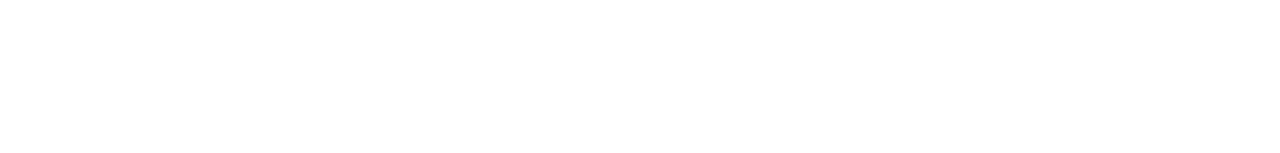
<file: Jungle.html>
<!DOCTYPE html>
<html lang="en">
<head>
    <meta charset="utf-8" />
    <title>Zoo Arcadia - Zoo & Safari Park </title>
    <meta content="width=device-width, initial-scale=1.0" name="viewport" />
    <meta content="" name="keywords" />
    <meta content="" name="description" />

    <!-- Favicon -->
    <link href="img/favicon.ico" rel="icon" />

    <!-- Google Web Fonts -->
    <link rel="preconnect" href="https://fonts.googleapis.com" />
    <link rel="preconnect" href="https://fonts.gstatic.com" crossorigin />
    <link
            href="https://fonts.googleapis.com/css2?family=Open+Sans:wght@400;500&family=Quicksand:wght@600;700&display=swap"
            rel="stylesheet"
    />

    <!-- Icon Font Stylesheet -->
    <link
            href="https://cdnjs.cloudflare.com/ajax/libs/font-awesome/5.10.0/css/all.min.css"
            rel="stylesheet"
    />
    <link
            href="https://cdn.jsdelivr.net/npm/bootstrap-icons@1.4.1/font/bootstrap-icons.css"
            rel="stylesheet"
    />

    <!-- Libraries Stylesheet -->
    <link href="lib/animate/animate.min.css" rel="stylesheet" />
    <link href="lib/lightbox/css/lightbox.min.css" rel="stylesheet" />
    <link href="lib/owlcarousel/assets/owl.carousel.min.css" rel="stylesheet" />

    <!-- Customized Bootstrap Stylesheet -->
    <link href="css/bootstrap.min.css" rel="stylesheet" />

    <!-- Template Stylesheet -->
    <link href="css/style.css" rel="stylesheet" />
</head>

<body>
<!-- Spinner Start -->
<div
        id="spinner"
        class="show bg-white position-fixed translate-middle w-100 vh-100 top-50 start-50 d-flex align-items-center justify-content-center"
>
    <div
            class="spinner-border text-primary"
            style="width: 3rem; height: 3rem"
            role="status"
    >
        <span class="sr-only">Loading...</span>
    </div>
</div>
<!-- Spinner End -->

<!-- Topbar Start -->
<div class="container-fluid bg-light p-0 wow fadeIn" data-wow-delay="0.1s">
    <div class="row gx-0 d-none d-lg-flex">
        <div class="col-lg-7 px-5 text-start">
            <div class="h-100 d-inline-flex align-items-center py-3 me-4">
                <small class="fa fa-map-marker-alt text-primary me-2"></small>
                <small>Rue des forges 35380 Paimpont, France</small>
            </div>
            <div class="h-100 d-inline-flex align-items-center py-3">
                <small class="far fa-clock text-primary me-2"></small>
                <small>Lun - Ven : 09h00 - 18h00</small>
            </div>
        </div>
        <div class="col-lg-5 px-5 text-end">
            <div class="h-100 d-inline-flex align-items-center py-3 me-4">
                <small class="fa fa-phone-alt text-primary me-2"></small>
                <small>+33 299078423</small>
            </div>
            <div class="h-100 d-inline-flex align-items-center">
                <a class="btn btn-sm-square bg-white text-primary me-1" href="https://facebook.com"
                ><i class="fab fa-facebook-f"></i
                ></a>
                <a class="btn btn-sm-square bg-white text-primary me-1" href="https://twitter.com"
                ><i class="fab fa-twitter"></i
                ></a>
                <a class="btn btn-sm-square bg-white text-primary me-1" href="https://linkedin.com"
                ><i class="fab fa-linkedin-in"></i
                ></a>
                <a class="btn btn-sm-square bg-white text-primary me-0" href="https://instagram.com"
                ><i class="fab fa-instagram"></i
                ></a>
            </div>
        </div>
    </div>
</div>
<!-- Topbar End -->

<!-- Navbar Start -->
<nav
        class="navbar navbar-expand-lg bg-white navbar-light sticky-top py-lg-0 px-4 px-lg-5 wow fadeIn"
        data-wow-delay="0.1s"
>
    <a href="index.html" class="navbar-brand p-0">
        <img class="img-fluid me-3" src="img/icon/icon-10.png" alt="Icon" />
        <h1 class="m-0 text-primary">Zoo Arcadia</h1>
    </a>
    <button
            type="button"
            class="navbar-toggler"
            data-bs-toggle="collapse"
            data-bs-target="#navbarCollapse"
    >
        <span class="navbar-toggler-icon"></span>
    </button>
    <div class="collapse navbar-collapse py-4 py-lg-0" id="navbarCollapse">
        <div class="navbar-nav ms-auto">
            <a href="index.html" class="nav-item nav-link">Accueil</a>
            <a href="Service.html" class="nav-item nav-link">Services</a>
            <a href="Habitat.html" class="nav-item nav-link">Habitats</a>
            <div class="nav-item dropdown">
                <a
                        href="contact.html"
                        class="nav-link dropdown-toggle active"
                        data-bs-toggle="dropdown"
                >Contact</a
                >
                <div class="dropdown-menu rounded-0 rounded-bottom m-0">
                    <a href="contact.html" class="dropdown-item">Adresse</a>
                    <a href="contact.html" class="dropdown-item">Telephone</a>
                    <a href="contact.html" class="dropdown-item"> E-Mail</a>

                </div>
            </div>

        </div>
        <a href="connexion.html" class="btn btn-primary"
        >Connecté<i class="fa fa-arrow-right ms-3"></i
        ></a>
    </div>
</nav>
<!-- Navbar End -->



<!-- Page Header Start -->
<div
        class="container-fluid header-bg py-5 mb-5 wow fadeIn"
        data-wow-delay="0.1s"
>
    <div class="container py-5">
        <h1 class="display-4 text-white mb-3 animated slideInDown">
            Les animaux de la Jungle
        </h1>
        <nav aria-label="breadcrumb animated slideInDown">
            <ol class="breadcrumb mb-0">
                <li class="breadcrumb-item">
                    <a class="text-white" href="Savane.html">Savane</a>
                </li>
                <li class="breadcrumb-item">
                    <a class="text-white" href="Marais.html">Marais</a>
                </li>
                <li class="breadcrumb-item text-primary active" aria-current="page">
                    La Jungle
                </li>
            </ol>
        </nav>
    </div>
</div>
<!-- Page Header End -->



<!--les cartes des animaux-->
<div class="carte-p" >
    <div class="card-p">
        <div class="card-container">
            <div class="card">
                <img src="img/leopard.webp">
                <div class="card-content">
                    <h3>LEOPARD D’AFRIQUE </h3>
                    <p>Taille :
                        1 à 1,90 m

                        Hauteur au garrot :
                        50 à 80 cm






                        Caractéristiques du corps :
                        Corps musclé, pattes puissantes, griffes rétractiles et acérées




                        Poids :
                        30 à 50 kg pour les femelles et de 60 kg à 90 kg pour les mâles

                        Longueur de la queue :
                        90 à 100 cm

                        Vitesse de pointe :
                        65 km/h

                        Longueur / hauteur du saut :
                        6 m de long ; 3 m de haut

                        Couleur du pelage / fourrure :
                        Fourrure tachetée de noir ou brun, plus clair sur la partie inférieure

                        Cri / bruit :
                        Le rugissement ; le félin rugit</p>
                </div>
            </div>

        </div>

        <div class="card-container">
            <div class="card">
                <img src="img/elephant.jpg">
                <div class="card-content">
                    <h3>L’ELEPHANT D’ASIE</h3>
                    <p>Taille :
                        3,5 m à 5 m pour les femelles et de 5,50 m à 6,50 m pour les mâles
                        Hauteur au garrot :
                        2 m à 3 m pour les femelles et de 2,5 m à 3,5 m pour les mâles
                        Caractéristiques du corps :
                        Dos rond, présence de 2 bosses sur le crâne, peau épaisse
                        Poids :
                        2 à 3,5 tonnes pour les femelles et de 3 à 5 tonnes pour les mâles
                        Vitesse de pointe :
                        40 km/h
                        Poids de la trompe :
                        La trompe pèse jusqu’à 100 kg, parfois plus
                        Poids des défenses :
                        les défenses pèsent 20 à 40 kg et jusqu’à 100 kg et plus pour les mâles âgés ; les défenses sont absentes chez la femelle
                        Couleur du pelage / peau :
                        Peau épaisse, de couleur grise, presque nue, dépourvue de poils
                        Cri / bruit :
                        Le baret ou le barrissement ; le pachyderme barète ou barrit</p>
                </div>
            </div>

        </div>

        <div class="card-container">
            <div class="card">
                <img src="img/croco.jpg">
                <div class="card-content">
                    <h3> CROCODILE AMERICAIN</h3>
                    <p>Taille :
                        5 à 7 m

                        Caractéristiques du corps :
                        Carapace (peau) épaisse,  tête en forme de V,
                        museau étroit et pointu, bosse sur le haut de la tête,
                        pattes palmées

                        Poids :
                        400 à 500 kg en moyenne mais peut atteindre les 1000 kg pour les plus grands
                        Vitesse à la nage :
                        30 km/h

                        Couleur de la peau / carapace :
                        Gris-vert sur la face dorsale et blanc-jaune sur la face ventrale

                        Cri / bruit :
                        Le reptile lamente, vagit ou grogne</p>
                </div>
            </div>

        </div>
    </div>
</div>


<!--fin cartes-->



<!-- Footer Start -->
<div
        class="container-fluid footer bg-dark text-light footer mt-5 pt-5 wow fadeIn"
        data-wow-delay="0.1s"
>
    <div class="container py-5">
        <div class="row g-5">
            <div class="col-lg-3 col-md-6">
                <h5 class="text-light mb-4">Contact : </h5>
                <p class="mb-2">
                    <i class="fa fa-map-marker-alt me-3"></i>Rue des forges 35380 Paimpont, France
                </p>
                <p class="mb-2">
                    <i class="fa fa-phone-alt me-3"></i>+33 299078423
                </p>
                <p class="mb-2">
                    <i class="fa fa-envelope me-3"></i>info@arcadia.com
                </p>
                <div class="d-flex pt-2">
                    <a class="btn btn-outline-light btn-social" href="https://twitter.com"
                    ><i class="fab fa-twitter"></i
                    ></a>
                    <a class="btn btn-outline-light btn-social" href="https://facebook.com"
                    ><i class="fab fa-facebook-f"></i
                    ></a>
                    <a class="btn btn-outline-light btn-social" href="https://www.youtube.com/watch?v=4TPeDD51Nc4"
                    ><i class="fab fa-youtube"></i
                    ></a>
                    <a class="btn btn-outline-light btn-social" href="https://linkedin.com"
                    ><i class="fab fa-linkedin-in"></i
                    ></a>
                </div>
            </div>
            <div class="col-lg-3 col-md-6">
                <h5 class="text-light mb-4">Nos Services : </h5>
                <a class="btn btn-link" href="Service.html">Services de Guide</a>
                <a class="btn btn-link" href="Service.html">Parking</a>
                <a class="btn btn-link" href="Service.html">Wifi</a>
                <a class="btn btn-link" href="Service.html">Shopping</a>
                <a class="btn btn-link" href="Service.html">Restaurants & Service</a>
            </div>
            <div class="col-lg-3 col-md-6">
                <h5 class="text-light mb-4"> Habitat : </h5>
                <a class="btn btn-link" href="Savane.html"> Savane </a>
                <a class="btn btn-link" href="Jungle.html">Jungle </a>
                <a class="btn btn-link" href="Marais.html">Marais</a>

            </div>
            <div class="col-lg-3 col-md-6">
                <h5 class="text-light mb-4">Avis</h5>
                <p>Laissez un message de votre aventure chez nous.</p>
                <div class="position-relative mx-auto" style="max-width: 400px">

                    <a class="btn btn-link" href="Avis.html"> C'est parti  </a>

                </div>
            </div>
        </div>
    </div>
    <div class="container">
        <div class="copyright">
            <div class="row">
                <div class="col-md-6 text-center text-md-start mb-3 mb-md-0">
                    &copy; <a class="border-bottom" href="#">Arcadia Zoo</a>, All
                    Right Reserved.
                </div>
                <div class="col-md-6 text-center text-md-end">
                    <!--/*** This template is free as long as you keep the footer author’s credit link/attribution link/backlink. If you'd like to use the template without the footer author’s credit link/attribution link/backlink, you can purchase the Credit Removal License from "https://htmlcodex.com/credit-removal". Thank you for your support. ***/-->
                    Designed By
                    <a class="border-bottom" href="https://htmlcodex.com"
                    >HAMADAT Mohamed</a
                    >
                    <br />Distributed By:
                    <a href="https://studi.com" target="_blank">Studi</a>
                </div>
            </div>
        </div>
    </div>
</div>
<!-- Footer End -->

<!-- Back to Top -->
<a href="#" class="btn btn-lg btn-primary btn-lg-square back-to-top"
><i class="bi bi-arrow-up"></i
></a>

<!-- JavaScript Libraries -->
<script src="https://code.jquery.com/jquery-3.4.1.min.js"></script>
<script src="https://cdn.jsdelivr.net/npm/bootstrap@5.0.0/dist/js/bootstrap.bundle.min.js"></script>
<script src="lib/wow/wow.min.js"></script>
<script src="lib/easing/easing.min.js"></script>
<script src="lib/waypoints/waypoints.min.js"></script>
<script src="lib/counterup/counterup.min.js"></script>
<script src="lib/owlcarousel/owl.carousel.min.js"></script>
<script src="lib/lightbox/js/lightbox.min.js"></script>

<!-- Template Javascript -->
<script src="js/main.js"></script>
</body>
</html>
</file>
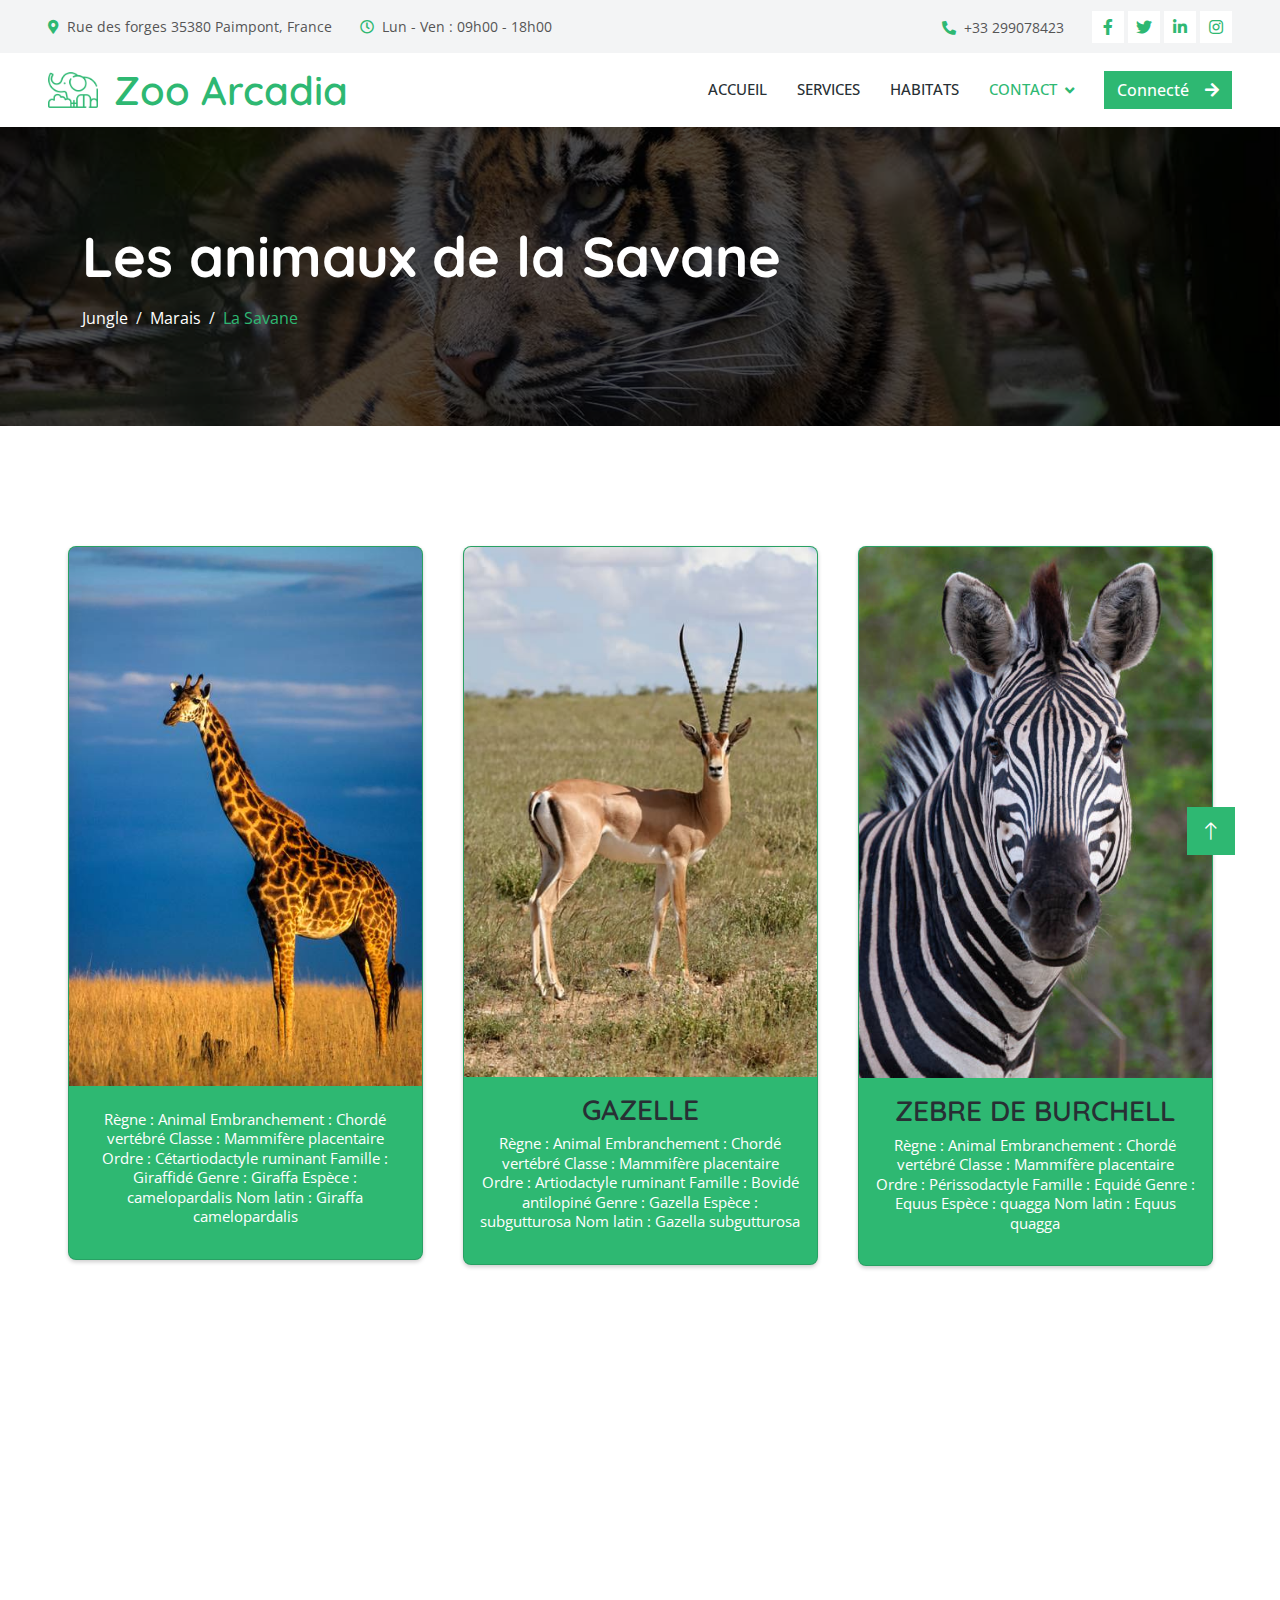
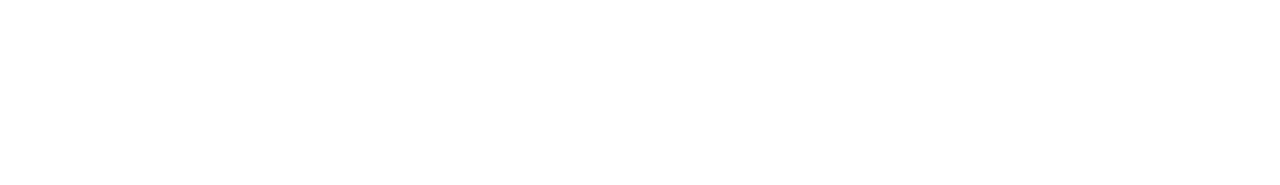
<file: Savane.html>
<!DOCTYPE html>
<html lang="en">
<head>
    <meta charset="utf-8" />
    <title>Zoo Arcadia - Zoo & Safari Park </title>
    <meta content="width=device-width, initial-scale=1.0" name="viewport" />
    <meta content="" name="keywords" />
    <meta content="" name="description" />

    <!-- Favicon -->
    <link href="img/favicon.ico" rel="icon" />

    <!-- Google Web Fonts -->
    <link rel="preconnect" href="https://fonts.googleapis.com" />
    <link rel="preconnect" href="https://fonts.gstatic.com" crossorigin />
    <link
            href="https://fonts.googleapis.com/css2?family=Open+Sans:wght@400;500&family=Quicksand:wght@600;700&display=swap"
            rel="stylesheet"
    />

    <!-- Icon Font Stylesheet -->
    <link
            href="https://cdnjs.cloudflare.com/ajax/libs/font-awesome/5.10.0/css/all.min.css"
            rel="stylesheet"
    />
    <link
            href="https://cdn.jsdelivr.net/npm/bootstrap-icons@1.4.1/font/bootstrap-icons.css"
            rel="stylesheet"
    />

    <!-- Libraries Stylesheet -->
    <link href="lib/animate/animate.min.css" rel="stylesheet" />
    <link href="lib/lightbox/css/lightbox.min.css" rel="stylesheet" />
    <link href="lib/owlcarousel/assets/owl.carousel.min.css" rel="stylesheet" />

    <!-- Customized Bootstrap Stylesheet -->
    <link href="css/bootstrap.min.css" rel="stylesheet" />

    <!-- Template Stylesheet -->
    <link href="css/style.css" rel="stylesheet" />
</head>

<body>
<!-- Spinner Start -->
<div
        id="spinner"
        class="show bg-white position-fixed translate-middle w-100 vh-100 top-50 start-50 d-flex align-items-center justify-content-center"
>
    <div
            class="spinner-border text-primary"
            style="width: 3rem; height: 3rem"
            role="status"
    >
        <span class="sr-only">Loading...</span>
    </div>
</div>
<!-- Spinner End -->

<!-- Topbar Start -->
<div class="container-fluid bg-light p-0 wow fadeIn" data-wow-delay="0.1s">
    <div class="row gx-0 d-none d-lg-flex">
        <div class="col-lg-7 px-5 text-start">
            <div class="h-100 d-inline-flex align-items-center py-3 me-4">
                <small class="fa fa-map-marker-alt text-primary me-2"></small>
                <small>Rue des forges 35380 Paimpont, France</small>
            </div>
            <div class="h-100 d-inline-flex align-items-center py-3">
                <small class="far fa-clock text-primary me-2"></small>
                <small>Lun - Ven : 09h00 - 18h00</small>
            </div>
        </div>
        <div class="col-lg-5 px-5 text-end">
            <div class="h-100 d-inline-flex align-items-center py-3 me-4">
                <small class="fa fa-phone-alt text-primary me-2"></small>
                <small>+33 299078423</small>
            </div>
            <div class="h-100 d-inline-flex align-items-center">
                <a class="btn btn-sm-square bg-white text-primary me-1" href="https://facebook.com"
                ><i class="fab fa-facebook-f"></i
                ></a>
                <a class="btn btn-sm-square bg-white text-primary me-1" href="https://twitter.com"
                ><i class="fab fa-twitter"></i
                ></a>
                <a class="btn btn-sm-square bg-white text-primary me-1" href="https://linkedin.com"
                ><i class="fab fa-linkedin-in"></i
                ></a>
                <a class="btn btn-sm-square bg-white text-primary me-0" href="https://instagram.com"
                ><i class="fab fa-instagram"></i
                ></a>
            </div>
        </div>
    </div>
</div>
<!-- Topbar End -->

<!-- Navbar Start -->
<nav
        class="navbar navbar-expand-lg bg-white navbar-light sticky-top py-lg-0 px-4 px-lg-5 wow fadeIn"
        data-wow-delay="0.1s"
>
    <a href="index.html" class="navbar-brand p-0">
        <img class="img-fluid me-3" src="img/icon/icon-10.png" alt="Icon" />
        <h1 class="m-0 text-primary">Zoo Arcadia</h1>
    </a>
    <button
            type="button"
            class="navbar-toggler"
            data-bs-toggle="collapse"
            data-bs-target="#navbarCollapse"
    >
        <span class="navbar-toggler-icon"></span>
    </button>
    <div class="collapse navbar-collapse py-4 py-lg-0" id="navbarCollapse">
        <div class="navbar-nav ms-auto">
            <a href="index.html" class="nav-item nav-link">Accueil</a>
            <a href="Service.html" class="nav-item nav-link">Services</a>
            <a href="Habitat.html" class="nav-item nav-link">Habitats</a>
            <div class="nav-item dropdown">
                <a
                        href="contact.html"
                        class="nav-link dropdown-toggle active"
                        data-bs-toggle="dropdown"
                >Contact</a
                >
                <div class="dropdown-menu rounded-0 rounded-bottom m-0">
                    <a href="contact.html" class="dropdown-item">Adresse</a>
                    <a href="contact.html" class="dropdown-item">Telephone</a>
                    <a href="contact.html" class="dropdown-item"> E-Mail</a>

                </div>
            </div>

        </div>
        <a href="connexion.html" class="btn btn-primary"
        >Connecté<i class="fa fa-arrow-right ms-3"></i
        ></a>
    </div>
</nav>
<!-- Navbar End -->

<!-- Page Header Start -->
<div
        class="container-fluid header-bg py-5 mb-5 wow fadeIn"
        data-wow-delay="0.1s"
>
    <div class="container py-5">
        <h1 class="display-4 text-white mb-3 animated slideInDown">
            Les animaux de la Savane
        </h1>
        <nav aria-label="breadcrumb animated slideInDown">
            <ol class="breadcrumb mb-0">
                <li class="breadcrumb-item">
                    <a class="text-white" href="Jungle.html">Jungle</a>
                </li>
                <li class="breadcrumb-item">
                    <a class="text-white" href="Marais.html">Marais</a>
                </li>
                <li class="breadcrumb-item text-primary active" aria-current="page">
                    La Savane
                </li>
            </ol>
        </nav>
    </div>
</div>
<!-- Page Header End -->








<!--cartes-->



<div class="card-p">
    <div class="card-container">
        <div class="card">
            <img src="img/girafe.jpg">
            <div class="card-content">
                <h3></h3>
                <p>
                    Règne : Animal
                    Embranchement : Chordé vertébré
                    Classe : Mammifère placentaire
                    Ordre : Cétartiodactyle ruminant
                    Famille : Giraffidé
                    Genre : Giraffa
                    Espèce : camelopardalis
                    Nom latin : Giraffa camelopardalis</p>
            </div>
        </div>

    </div>

    <div class="card-container">
        <div class="card">
            <img src="img/gazelle2.jpg">
            <div class="card-content">
                <h3>GAZELLE</h3>
                <p>
                    Règne : Animal
                    Embranchement : Chordé vertébré
                    Classe : Mammifère placentaire
                    Ordre : Artiodactyle ruminant
                    Famille : Bovidé antilopiné
                    Genre : Gazella
                    Espèce : subgutturosa
                    Nom latin : Gazella subgutturosa
                </p>
            </div>
        </div>

    </div>

    <div class="card-container">
        <div class="card">
            <img src="img/zebre2.jpg">
            <div class="card-content">
                <h3>ZEBRE DE BURCHELL</h3>
                <p>
                    Règne : Animal
                    Embranchement : Chordé vertébré
                    Classe : Mammifère placentaire
                    Ordre : Périssodactyle
                    Famille : Equidé
                    Genre : Equus
                    Espèce : quagga
                    Nom latin : Equus quagga
                </p>
            </div>
        </div>

    </div>
</div>
<!--fin carte-->






<!-- Footer Start -->
<div
        class="container-fluid footer bg-dark text-light footer mt-5 pt-5 wow fadeIn"
        data-wow-delay="0.1s"
>
    <div class="container py-5">
        <div class="row g-5">
            <div class="col-lg-3 col-md-6">
                <h5 class="text-light mb-4">Contact : </h5>
                <p class="mb-2">
                    <i class="fa fa-map-marker-alt me-3"></i>Rue des forges 35380 Paimpont, France
                </p>
                <p class="mb-2">
                    <i class="fa fa-phone-alt me-3"></i>+33 299078423
                </p>
                <p class="mb-2">
                    <i class="fa fa-envelope me-3"></i>info@arcadia.com
                </p>
                <div class="d-flex pt-2">
                    <a class="btn btn-outline-light btn-social" href="https://twitter.com"
                    ><i class="fab fa-twitter"></i
                    ></a>
                    <a class="btn btn-outline-light btn-social" href="https://facebook.com"
                    ><i class="fab fa-facebook-f"></i
                    ></a>
                    <a class="btn btn-outline-light btn-social" href="https://www.youtube.com/watch?v=4TPeDD51Nc4"
                    ><i class="fab fa-youtube"></i
                    ></a>
                    <a class="btn btn-outline-light btn-social" href="https://linkedin.com"
                    ><i class="fab fa-linkedin-in"></i
                    ></a>
                </div>
            </div>
            <div class="col-lg-3 col-md-6">
                <h5 class="text-light mb-4">Nos Services : </h5>
                <a class="btn btn-link" href="Service.html">Services de Guide</a>
                <a class="btn btn-link" href="Service.html">Parking</a>
                <a class="btn btn-link" href="Service.html">Wifi</a>
                <a class="btn btn-link" href="Service.html">Shopping</a>
                <a class="btn btn-link" href="Service.html">Restaurants & Service</a>
            </div>
            <div class="col-lg-3 col-md-6">
                <h5 class="text-light mb-4"> Habitat : </h5>
                <a class="btn btn-link" href="Savane.html"> Savane </a>
                <a class="btn btn-link" href="Jungle.html">Jungle </a>
                <a class="btn btn-link" href="Marais.html">Marais</a>

            </div>
            <div class="col-lg-3 col-md-6">
                <h5 class="text-light mb-4">Avis</h5>
                <p>Laissez un message de votre aventure chez nous.</p>
                <div class="position-relative mx-auto" style="max-width: 400px">

                    <a class="btn btn-link" href="Avis.html"> C'est parti  </a>

                </div>
            </div>
        </div>
    </div>
    <div class="container">
        <div class="copyright">
            <div class="row">
                <div class="col-md-6 text-center text-md-start mb-3 mb-md-0">
                    &copy; <a class="border-bottom" href="#">Arcadia Zoo</a>, All
                    Right Reserved.
                </div>
                <div class="col-md-6 text-center text-md-end">
                    <!--/*** This template is free as long as you keep the footer author’s credit link/attribution link/backlink. If you'd like to use the template without the footer author’s credit link/attribution link/backlink, you can purchase the Credit Removal License from "https://htmlcodex.com/credit-removal". Thank you for your support. ***/-->
                    Designed By
                    <a class="border-bottom" href="https://htmlcodex.com"
                    >HAMADAT Mohamed</a
                    >
                    <br />Distributed By:
                    <a href="https://studi.com" target="_blank">Studi</a>
                </div>
            </div>
        </div>
    </div>
</div>
<!-- Footer End -->

<!-- Back to Top -->
<a href="#" class="btn btn-lg btn-primary btn-lg-square back-to-top"
><i class="bi bi-arrow-up"></i
></a>

<!-- JavaScript Libraries -->
<script src="https://code.jquery.com/jquery-3.4.1.min.js"></script>
<script src="https://cdn.jsdelivr.net/npm/bootstrap@5.0.0/dist/js/bootstrap.bundle.min.js"></script>
<script src="lib/wow/wow.min.js"></script>
<script src="lib/easing/easing.min.js"></script>
<script src="lib/waypoints/waypoints.min.js"></script>
<script src="lib/counterup/counterup.min.js"></script>
<script src="lib/owlcarousel/owl.carousel.min.js"></script>
<script src="lib/lightbox/js/lightbox.min.js"></script>

<!-- Template Javascript -->
<script src="js/main.js"></script>
</body>
</html>
</file>
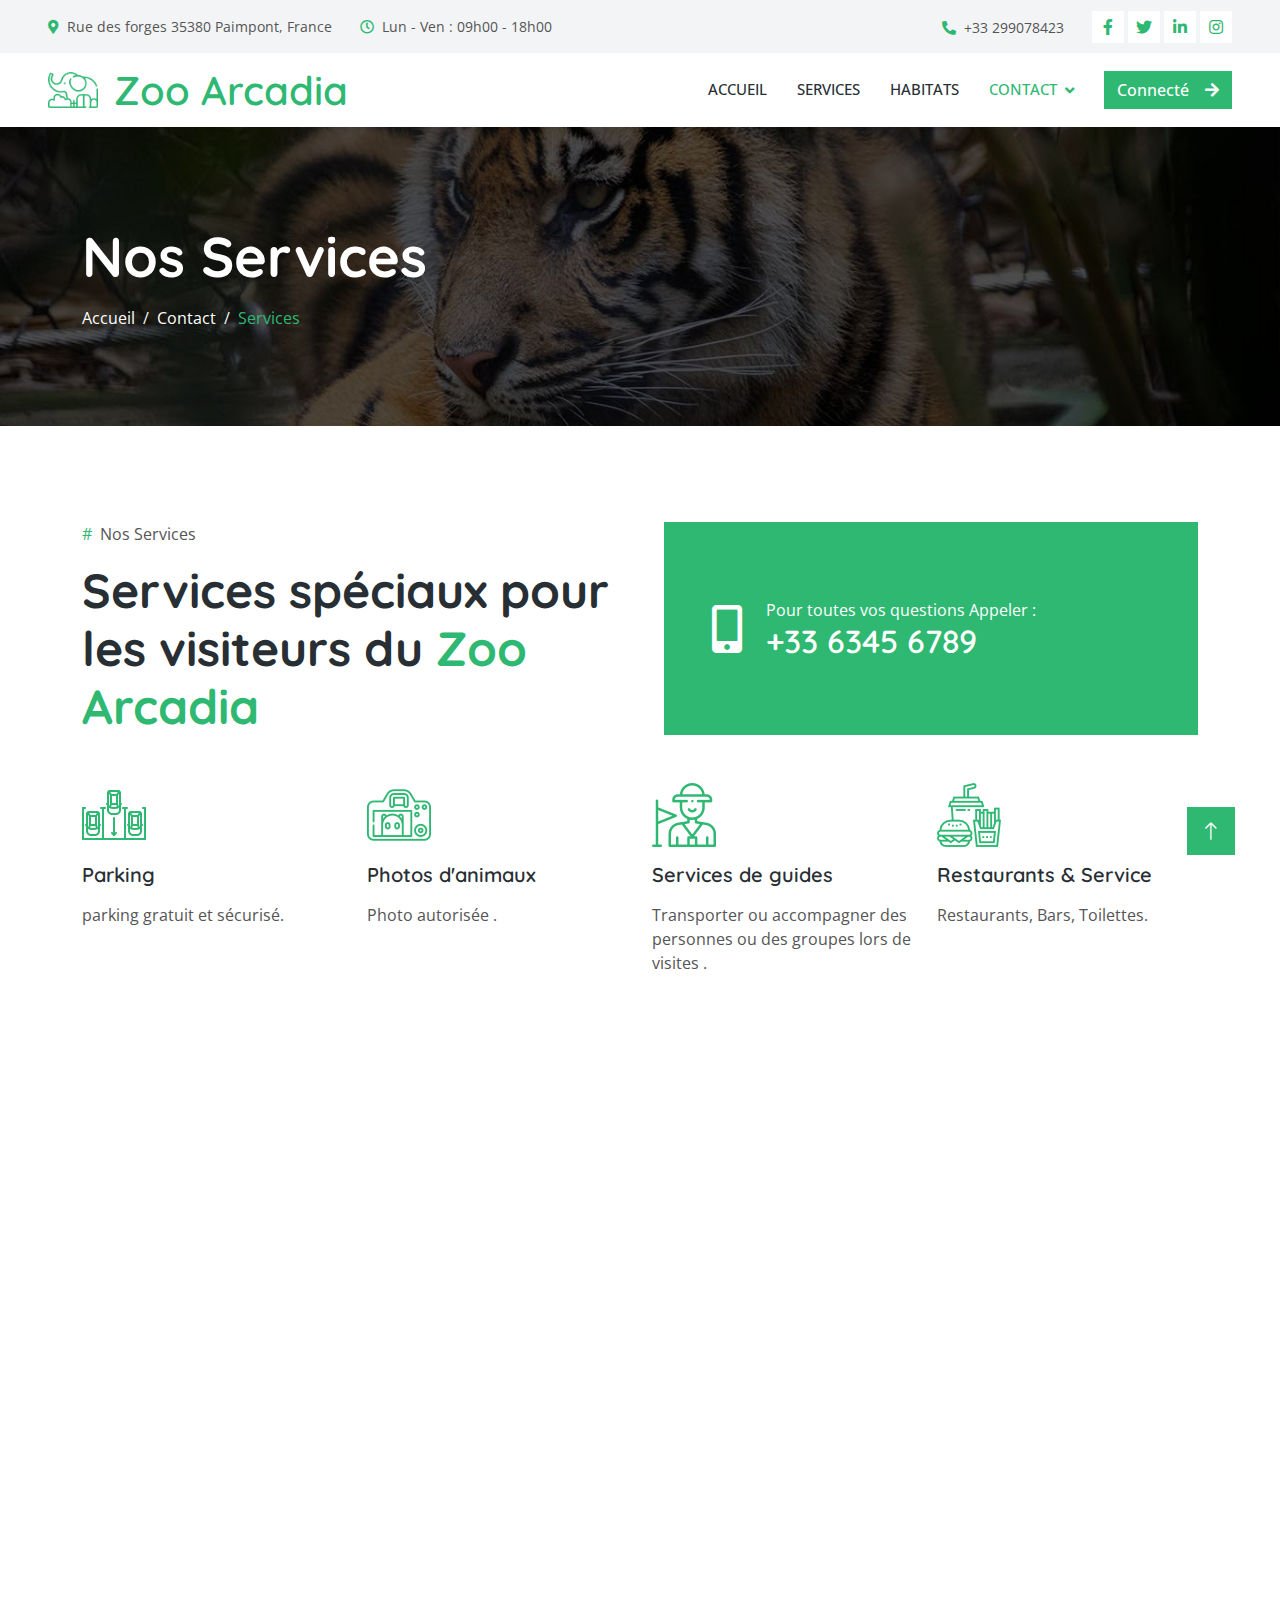
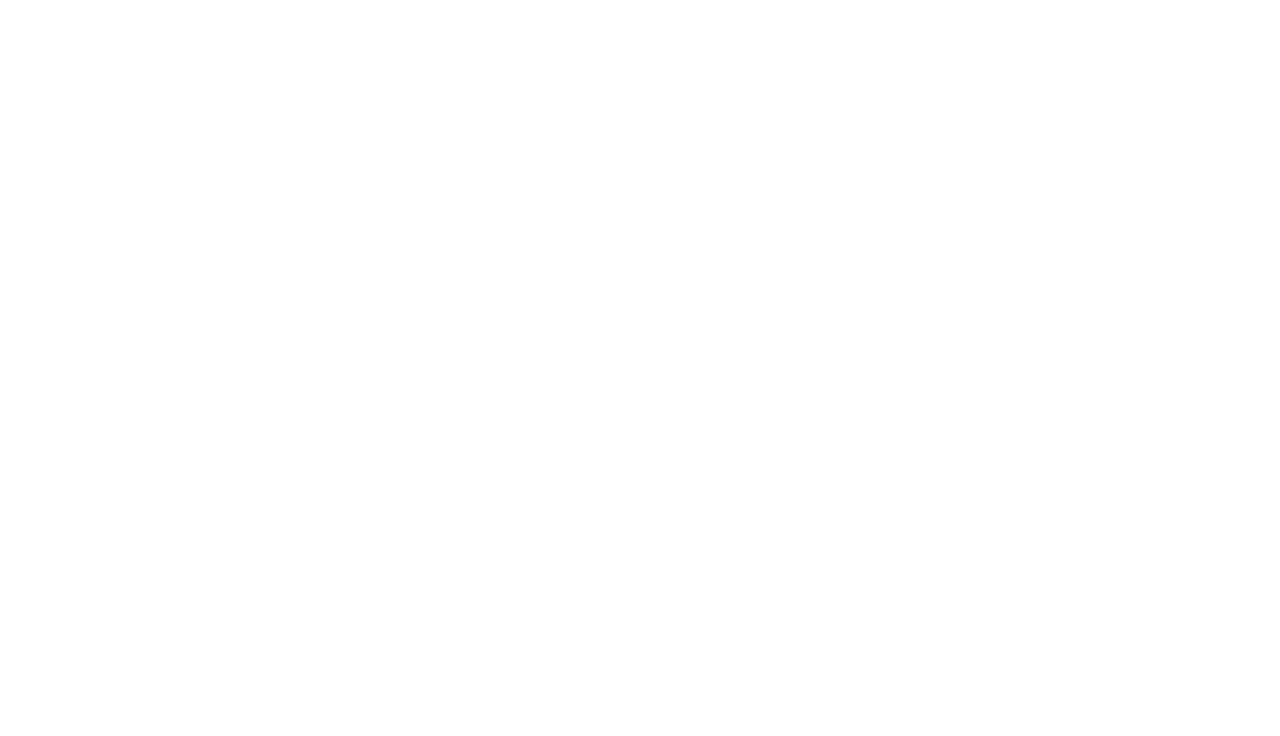
<file: Service.html>
<!DOCTYPE html>
<html lang="en">
<head>
    <meta charset="utf-8" />
    <title>Zoo Arcadia - Zoo & Safari Park </title>
    <meta content="width=device-width, initial-scale=1.0" name="viewport" />
    <meta content="" name="keywords" />
    <meta content="" name="description" />

    <!-- Favicon -->
    <link href="img/favicon.ico" rel="icon" />

    <!-- Google Web Fonts -->
    <link rel="preconnect" href="https://fonts.googleapis.com" />
    <link rel="preconnect" href="https://fonts.gstatic.com" crossorigin />
    <link
            href="https://fonts.googleapis.com/css2?family=Open+Sans:wght@400;500&family=Quicksand:wght@600;700&display=swap"
            rel="stylesheet"
    />

    <!-- Icon Font Stylesheet -->
    <link
            href="https://cdnjs.cloudflare.com/ajax/libs/font-awesome/5.10.0/css/all.min.css"
            rel="stylesheet"
    />
    <link
            href="https://cdn.jsdelivr.net/npm/bootstrap-icons@1.4.1/font/bootstrap-icons.css"
            rel="stylesheet"
    />

    <!-- Libraries Stylesheet -->
    <link href="lib/animate/animate.min.css" rel="stylesheet" />
    <link href="lib/lightbox/css/lightbox.min.css" rel="stylesheet" />
    <link href="lib/owlcarousel/assets/owl.carousel.min.css" rel="stylesheet" />

    <!-- Customized Bootstrap Stylesheet -->
    <link href="css/bootstrap.min.css" rel="stylesheet" />

    <!-- Template Stylesheet -->
    <link href="css/style.css" rel="stylesheet" />
</head>

<body>
<!-- Spinner Start -->
<div
        id="spinner"
        class="show bg-white position-fixed translate-middle w-100 vh-100 top-50 start-50 d-flex align-items-center justify-content-center"
>
    <div
            class="spinner-border text-primary"
            style="width: 3rem; height: 3rem"
            role="status"
    >
        <span class="sr-only">Loading...</span>
    </div>
</div>
<!-- Spinner End -->

<!-- Topbar Start -->
<div class="container-fluid bg-light p-0 wow fadeIn" data-wow-delay="0.1s">
    <div class="row gx-0 d-none d-lg-flex">
        <div class="col-lg-7 px-5 text-start">
            <div class="h-100 d-inline-flex align-items-center py-3 me-4">
                <small class="fa fa-map-marker-alt text-primary me-2"></small>
                <small>Rue des forges 35380 Paimpont, France</small>
            </div>
            <div class="h-100 d-inline-flex align-items-center py-3">
                <small class="far fa-clock text-primary me-2"></small>
                <small>Lun - Ven : 09h00 - 18h00</small>
            </div>
        </div>
        <div class="col-lg-5 px-5 text-end">
            <div class="h-100 d-inline-flex align-items-center py-3 me-4">
                <small class="fa fa-phone-alt text-primary me-2"></small>
                <small>+33 299078423</small>
            </div>
            <div class="h-100 d-inline-flex align-items-center">
                <a class="btn btn-sm-square bg-white text-primary me-1" href="https://facebook.com"
                ><i class="fab fa-facebook-f"></i
                ></a>
                <a class="btn btn-sm-square bg-white text-primary me-1" href="https://twitter.com"
                ><i class="fab fa-twitter"></i
                ></a>
                <a class="btn btn-sm-square bg-white text-primary me-1" href="https://linkedin.com"
                ><i class="fab fa-linkedin-in"></i
                ></a>
                <a class="btn btn-sm-square bg-white text-primary me-0" href="https://instagram.com"
                ><i class="fab fa-instagram"></i
                ></a>
            </div>
        </div>
    </div>
</div>
<!-- Topbar End -->

<!-- Navbar Start -->
<nav
        class="navbar navbar-expand-lg bg-white navbar-light sticky-top py-lg-0 px-4 px-lg-5 wow fadeIn"
        data-wow-delay="0.1s"
>
    <a href="index.html" class="navbar-brand p-0">
        <img class="img-fluid me-3" src="img/icon/icon-10.png" alt="Icon" />
        <h1 class="m-0 text-primary">Zoo Arcadia</h1>
    </a>
    <button
            type="button"
            class="navbar-toggler"
            data-bs-toggle="collapse"
            data-bs-target="#navbarCollapse"
    >
        <span class="navbar-toggler-icon"></span>
    </button>
    <div class="collapse navbar-collapse py-4 py-lg-0" id="navbarCollapse">
        <div class="navbar-nav ms-auto">
            <a href="index.html" class="nav-item nav-link">Accueil</a>
            <a href="Service.html" class="nav-item nav-link">Services</a>
            <a href="Habitat.html" class="nav-item nav-link">Habitats</a>
            <div class="nav-item dropdown">
                <a
                        href="contact.html"
                        class="nav-link dropdown-toggle active"
                        data-bs-toggle="dropdown"
                >Contact</a
                >
                <div class="dropdown-menu rounded-0 rounded-bottom m-0">
                    <a href="contact.html" class="dropdown-item">Adresse</a>
                    <a href="contact.html" class="dropdown-item">Telephone</a>
                    <a href="contact.html" class="dropdown-item"> E-Mail</a>

                </div>
            </div>

        </div>
        <a href="connexion.html" class="btn btn-primary"
        >Connecté<i class="fa fa-arrow-right ms-3"></i
        ></a>
    </div>
</nav>
<!-- Navbar End -->

<!-- Page Header Start -->
<div
        class="container-fluid header-bg py-5 mb-5 wow fadeIn"
        data-wow-delay="0.1s"
>
    <div class="container py-5">
        <h1 class="display-4 text-white mb-3 animated slideInDown">
            Nos Services
        </h1>
        <nav aria-label="breadcrumb animated slideInDown">
            <ol class="breadcrumb mb-0">
                <li class="breadcrumb-item">
                    <a class="text-white" href="index.html">Accueil</a>
                </li>
                <li class="breadcrumb-item">
                    <a class="text-white" href="contact.html">Contact</a>
                </li>
                <li class="breadcrumb-item text-primary active" aria-current="page">
                    Services
                </li>
            </ol>
        </nav>
    </div>
</div>
<!-- Page Header End -->


<!-- Service Start -->
<div class="container-xxl py-5">
    <div class="container">
        <div class="row g-5 mb-5 wow fadeInUp" data-wow-delay="0.1s">
            <div class="col-lg-6">
                <p><span class="text-primary me-2">#</span>Nos Services</p>
                <h1 class="display-5 mb-0">
                    Services spéciaux pour les visiteurs du
                    <span class="text-primary">Zoo Arcadia</span>
                </h1>
            </div>
            <div class="col-lg-6">
                <div
                        class="bg-primary h-100 d-flex align-items-center py-4 px-4 px-sm-5"
                >
                    <i class="fa fa-3x fa-mobile-alt text-white"></i>
                    <div class="ms-4">
                        <p class="text-white mb-0">Pour toutes vos questions Appeler : </p>
                        <h2 class="text-white mb-0">+33 6345 6789</h2>
                    </div>
                </div>
            </div>
        </div>
        <div class="row gy-5 gx-4">
            <div
                    class="col-lg-3 col-md-4 col-sm-6 wow fadeInUp"
                    data-wow-delay="0.1s"
            >
                <img class="img-fluid mb-3" src="img/icon/icon-2.png" alt="Icon" />
                <h5 class="mb-3">Parking</h5>
                <span
                >parking gratuit et sécurisé.</span
                >
            </div>
            <div
                    class="col-lg-3 col-md-4 col-sm-6 wow fadeInUp"
                    data-wow-delay="0.3s"
            >
                <img class="img-fluid mb-3" src="img/icon/icon-3.png" alt="Icon" />
                <h5 class="mb-3">Photos d'animaux</h5>
                <span
                >Photo autorisée .</span
                >
            </div>
            <div
                    class="col-lg-3 col-md-4 col-sm-6 wow fadeInUp"
                    data-wow-delay="0.5s"
            >
                <img class="img-fluid mb-3" src="img/icon/icon-4.png" alt="Icon" />
                <h5 class="mb-3">Services de guides</h5>
                <span
                >Transporter ou accompagner des personnes ou des groupes lors de visites .</span
                >
            </div>
            <div
                    class="col-lg-3 col-md-4 col-sm-6 wow fadeInUp"
                    data-wow-delay="0.7s"
            >
                <img class="img-fluid mb-3" src="img/icon/icon-5.png" alt="Icon" />
                <h5 class="mb-3">Restaurants & Service</h5>
                <span
                >Restaurants, Bars, Toilettes.</span
                >
            </div>
            <div
                    class="col-lg-3 col-md-4 col-sm-6 wow fadeInUp"
                    data-wow-delay="0.1s"
            >
                <img class="img-fluid mb-3" src="img/icon/icon-6.png" alt="Icon" />
                <h5 class="mb-3">Zoo Shopping</h5>
                <span
                >Magasins de souvenirs .</span
                >
            </div>
            <div
                    class="col-lg-3 col-md-4 col-sm-6 wow fadeInUp"
                    data-wow-delay="0.3s"
            >
                <img class="img-fluid mb-3" src="img/icon/icon-7.png" alt="Icon" />
                <h5 class="mb-3">Wi-Fi</h5>
                <span
                >Wi-Fi haut débit gratuit.</span
                >
            </div>
            <div
                    class="col-lg-3 col-md-4 col-sm-6 wow fadeInUp"
                    data-wow-delay="0.5s"
            >
                <img class="img-fluid mb-3" src="img/icon/icon-8.png" alt="Icon" />
                <h5 class="mb-3">Aire de Jeux</h5>
                <span
                >Espace de jeux pour vos Enfants.</span
                >
            </div>
            <div
                    class="col-lg-3 col-md-4 col-sm-6 wow fadeInUp"
                    data-wow-delay="0.7s"
            >
                <img class="img-fluid mb-3" src="img/icon/icon-9.png" alt="Icon" />
                <h5 class="mb-3">Espace de Repos</h5>
                <span
                >Un endroit pour se detendre.</span
                >
            </div>
        </div>
    </div>
</div>
<!-- Service End -->

<!-- Visiting Hours Start -->
<div
        class="container-xxl bg-primary visiting-hours my-5 py-5 wow fadeInUp"
        data-wow-delay="0.1s"
>
    <div class="container py-5">
        <div class="row g-5">
            <div class="col-md-6 wow fadeIn" data-wow-delay="0.3s">
                <h1 class="display-6 text-white mb-5">Horaires de visite</h1>
                <ul class="list-group list-group-flush">
                    <li class="list-group-item">
                        <span>Lundi</span>
                        <span>09h00 - 18h00</span>
                    </li>
                    <li class="list-group-item">
                        <span>Mardi</span>
                        <span>09h00 - 18h00</span>
                    </li>
                    <li class="list-group-item">
                        <span>Mercredi</span>
                        <span>09h00 - 18h00</span>
                    </li>
                    <li class="list-group-item">
                        <span>Jeudi</span>
                        <span>09h00 - 18h00</span>
                    </li>
                    <li class="list-group-item">
                        <span>Vendredi</span>
                        <span>09h00 - 18h00</span>
                    </li>
                    <li class="list-group-item">
                        <span>Samedi</span>
                        <span>09h00 - 18h00</span>
                    </li>
                    <li class="list-group-item">
                        <span>Dimanche</span>
                        <span>Fermer</span>
                    </li>
                </ul>
            </div>
            <div class="col-md-6 text-light wow fadeIn" data-wow-delay="0.5s">
                <h1 class="display-6 text-white mb-5">Nos Contacts</h1>
                <table class="table">
                    <tbody>
                    <tr>
                        <td>Office</td>
                        <td>Rue des forges 35380 Paimpont, France</td>
                    </tr>
                    <tr>
                        <td>Zoo</td>
                        <td>Rue des forges 35380 Paimpont, France </td>
                    </tr>
                    <tr>
                        <td>Billet</td>
                        <td>
                            <p class="mb-2">+33 299078423</p>
                            <p class="mb-0">ticket@arcadia.com</p>
                        </td>
                    </tr>
                    <tr>
                        <td>Support</td>
                        <td>
                            <p class="mb-2">+33 299078423</p>
                            <p class="mb-0">support@arcadia.com</p>
                        </td>
                    </tr>
                    </tbody>
                </table>
            </div>
        </div>
    </div>
</div>
<!-- Visiting Hours End -->


<!-- Video Modal Start -->
<div
        class="modal modal-video fade"
        id="videoModal"
        tabindex="-1"
        aria-labelledby="exampleModalLabel"
        aria-hidden="true"
>
    <div class="modal-dialog">
        <div class="modal-content rounded-0">
            <div class="modal-header">
                <h3 class="modal-title" id="exampleModalLabel">Youtube Video</h3>
                <button
                        type="button"
                        class="btn-close"
                        data-bs-dismiss="modal"
                        aria-label="Close"
                ></button>
            </div>
            <div class="modal-body">
                <!-- 16:9 aspect ratio -->
                <div class="ratio ratio-16x9">
                    <iframe
                            class="embed-responsive-item"
                            src=""
                            id="video"
                            allowfullscreen
                            allowscriptaccess="always"
                            allow="autoplay"
                    ></iframe>
                </div>
            </div>
        </div>
    </div>
</div>
<!-- Video Modal End -->






<!-- Footer Start -->
<div
        class="container-fluid footer bg-dark text-light footer mt-5 pt-5 wow fadeIn"
        data-wow-delay="0.1s"
>
    <div class="container py-5">
        <div class="row g-5">
            <div class="col-lg-3 col-md-6">
                <h5 class="text-light mb-4">Contact : </h5>
                <p class="mb-2">
                    <i class="fa fa-map-marker-alt me-3"></i>Rue des forges 35380 Paimpont, France
                </p>
                <p class="mb-2">
                    <i class="fa fa-phone-alt me-3"></i>+33 299078423
                </p>
                <p class="mb-2">
                    <i class="fa fa-envelope me-3"></i>info@arcadia.com
                </p>
                <div class="d-flex pt-2">
                    <a class="btn btn-outline-light btn-social" href="https://twitter.com"
                    ><i class="fab fa-twitter"></i
                    ></a>
                    <a class="btn btn-outline-light btn-social" href="https://facebook.com"
                    ><i class="fab fa-facebook-f"></i
                    ></a>
                    <a class="btn btn-outline-light btn-social" href="https://www.youtube.com/watch?v=4TPeDD51Nc4"
                    ><i class="fab fa-youtube"></i
                    ></a>
                    <a class="btn btn-outline-light btn-social" href="https://linkedin.com"
                    ><i class="fab fa-linkedin-in"></i
                    ></a>
                </div>
            </div>
            <div class="col-lg-3 col-md-6">
                <h5 class="text-light mb-4">Nos Services : </h5>
                <a class="btn btn-link" href="Service.html">Services de Guide</a>
                <a class="btn btn-link" href="Service.html">Parking</a>
                <a class="btn btn-link" href="Service.html">Wifi</a>
                <a class="btn btn-link" href="Service.html">Shopping</a>
                <a class="btn btn-link" href="Service.html">Restaurants & Service</a>
            </div>
            <div class="col-lg-3 col-md-6">
                <h5 class="text-light mb-4"> Habitat : </h5>
                <a class="btn btn-link" href="Savane.html"> Savane </a>
                <a class="btn btn-link" href="Jungle.html">Jungle </a>
                <a class="btn btn-link" href="Marais.html">Marais</a>

            </div>
            <div class="col-lg-3 col-md-6">
                <h5 class="text-light mb-4">Avis</h5>
                <p>Laissez un message de votre aventure chez nous.</p>
                <div class="position-relative mx-auto" style="max-width: 400px">

                    <a class="btn btn-link" href="Avis.html"> C'est parti  </a>

                </div>
            </div>
        </div>
    </div>
    <div class="container">
        <div class="copyright">
            <div class="row">
                <div class="col-md-6 text-center text-md-start mb-3 mb-md-0">
                    &copy; <a class="border-bottom" href="#">Arcadia Zoo</a>, All
                    Right Reserved.
                </div>
                <div class="col-md-6 text-center text-md-end">
                    <!--/*** This template is free as long as you keep the footer author’s credit link/attribution link/backlink. If you'd like to use the template without the footer author’s credit link/attribution link/backlink, you can purchase the Credit Removal License from "https://htmlcodex.com/credit-removal". Thank you for your support. ***/-->
                    Designed By
                    <a class="border-bottom" href="https://htmlcodex.com"
                    >HAMADAT Mohamed</a
                    >
                    <br />Distributed By:
                    <a href="https://studi.com" target="_blank">Studi</a>
                </div>
            </div>
        </div>
    </div>
</div>
<!-- Footer End -->

<!-- Back to Top -->
<a href="#" class="btn btn-lg btn-primary btn-lg-square back-to-top"
><i class="bi bi-arrow-up"></i
></a>

<!-- JavaScript Libraries -->
<script src="https://code.jquery.com/jquery-3.4.1.min.js"></script>
<script src="https://cdn.jsdelivr.net/npm/bootstrap@5.0.0/dist/js/bootstrap.bundle.min.js"></script>
<script src="lib/wow/wow.min.js"></script>
<script src="lib/easing/easing.min.js"></script>
<script src="lib/waypoints/waypoints.min.js"></script>
<script src="lib/counterup/counterup.min.js"></script>
<script src="lib/owlcarousel/owl.carousel.min.js"></script>
<script src="lib/lightbox/js/lightbox.min.js"></script>

<!-- Template Javascript -->
<script src="js/main.js"></script>
</body>
</html>
</file>
<file: css/style.css>
/********** Template CSS **********/
:root {
    --primary: #2EB872;
    --light: #F3F4F5;
    --dark: #282F34;
}

.back-to-top {
    position: fixed;
    display: none;
    right: 45px;
    bottom: 45px;
    z-index: 99;
}


/*** Spinner ***/
#spinner {
    opacity: 0;
    visibility: hidden;
    transition: opacity .5s ease-out, visibility 0s linear .5s;
    z-index: 99999;
}

#spinner.show {
    transition: opacity .5s ease-out, visibility 0s linear 0s;
    visibility: visible;
    opacity: 1;
}


/*** Button ***/
.btn {
    font-weight: 500;
    transition: .5s;
}

.btn.btn-primary,
.btn.btn-secondary {
    color: #FFFFFF;
}

.btn-square {
    width: 38px;
    height: 38px;
}

.btn-sm-square {
    width: 32px;
    height: 32px;
}

.btn-lg-square {
    width: 48px;
    height: 48px;
}

.btn-square,
.btn-sm-square,
.btn-lg-square {
    padding: 0;
    display: flex;
    align-items: center;
    justify-content: center;
    font-weight: normal;
}


/*** Navbar ***/
.navbar.sticky-top {
    top: -100px;
    transition: .5s;
}

.navbar .navbar-brand {
    display: flex;
    align-items: center;
}

.navbar .navbar-brand img {
    max-height: 50px;
}

.navbar .dropdown-toggle::after {
    border: none;
    content: "\f107";
    font-family: "Font Awesome 5 Free";
    font-weight: 900;
    vertical-align: middle;
    margin-left: 8px;
}

.navbar .navbar-nav .nav-link {
    margin-right: 30px;
    padding: 25px 0;
    color: #FFFFFF;
    font-size: 15px;
    font-weight: 500;
    text-transform: uppercase;
    outline: none;
}

.navbar .navbar-nav .nav-link:hover,
.navbar .navbar-nav .nav-link.active {
    color: var(--primary);
}

@media (max-width: 991.98px) {
    .navbar .navbar-nav .nav-link  {
        margin-right: 0;
        padding: 10px 0;
    }

    .navbar .navbar-nav {
        border-top: 1px solid #EEEEEE;
    }
}

.navbar .navbar-nav .nav-link {
    color: var(--dark);
    font-weight: 500;
}

@media (min-width: 992px) {
    .navbar .nav-item .dropdown-menu {
        display: block;
        border: none;
        margin-top: 0;
        top: 150%;
        opacity: 0;
        visibility: hidden;
        transition: .5s;
    }

    .navbar .nav-item:hover .dropdown-menu {
        top: 100%;
        visibility: visible;
        transition: .5s;
        opacity: 1;
    }
}


/*** Header ***/
.header-bg {
    background: linear-gradient(rgba(0, 0, 0, .7), rgba(0, 0, 0, .7)), url(../img/bg-1.jpg) center center no-repeat;
    background-size: cover;
}

.btn-play {
    position: relative;
    display: block;
    box-sizing: content-box;
    width: 16px;
    height: 26px;
    border-radius: 100%;
    border: none;
    outline: none !important;
    padding: 18px 20px 20px 28px;
    background: #FFFFFF;
}

.btn-play:before {
    content: "";
    position: absolute;
    z-index: 0;
    left: 50%;
    top: 50%;
    transform: translateX(-50%) translateY(-50%);
    display: block;
    width: 60px;
    height: 60px;
    background: #FFFFFF;
    border-radius: 100%;
    animation: pulse-border 1500ms ease-out infinite;
}

.btn-play:after {
    content: "";
    position: absolute;
    z-index: 1;
    left: 50%;
    top: 50%;
    transform: translateX(-50%) translateY(-50%);
    display: block;
    width: 60px;
    height: 60px;
    background: #FFFFFF;
    border-radius: 100%;
    transition: all 200ms;
}

.btn-play span {
    display: block;
    position: relative;
    z-index: 3;
    width: 0;
    height: 0;
    left: -1px;
    border-left: 16px solid var(--primary);
    border-top: 11px solid transparent;
    border-bottom: 11px solid transparent;
}

@keyframes pulse-border {
    0% {
        transform: translateX(-50%) translateY(-50%) translateZ(0) scale(1);
        opacity: 1;
    }

    100% {
        transform: translateX(-50%) translateY(-50%) translateZ(0) scale(2);
        opacity: 0;
    }
}

.modal-video .modal-dialog {
    position: relative;
    max-width: 800px;
    margin: 60px auto 0 auto;
}

.modal-video .modal-body {
    position: relative;
    padding: 0px;
}

.modal-video .close {
    position: absolute;
    width: 30px;
    height: 30px;
    right: 0px;
    top: -30px;
    z-index: 999;
    font-size: 30px;
    font-weight: normal;
    color: #FFFFFF;
    background: #000000;
    opacity: 1;
}

.header-carousel .owl-nav {
    position: absolute;
    width: 200px;
    height: 40px;
    bottom: 30px;
    left: 50%;
    transform: translateX(-50%);
    display: flex;
    justify-content: space-between;
}

.header-carousel .owl-nav .owl-prev,
.header-carousel .owl-nav .owl-next {
    width: 40px;
    height: 40px;
    display: flex;
    align-items: center;
    justify-content: center;
    color: #FFFFFF;
    background: transparent;
    border: 1px solid #FFFFFF;
    font-size: 22px;
    transition: .5s;
}

.header-carousel .owl-nav .owl-prev:hover,
.header-carousel .owl-nav .owl-next:hover {
    background: var(--primary);
    border-color: var(--primary);
}

.header-carousel .owl-dots {
    position: absolute;
    height: 45px;
    bottom: 30px;
    left: 50%;
    transform: translateX(-50%);
    display: flex;
    align-items: center;
    justify-content: center;
}

.header-carousel .owl-dot {
    position: relative;
    display: inline-block;
    margin: 0 5px;
    width: 15px;
    height: 15px;
    background: transparent;
    border: 1px solid #FFFFFF;
    transition: .5s;
}

.header-carousel .owl-dot::after {
    position: absolute;
    content: "";
    width: 5px;
    height: 5px;
    top: 4px;
    left: 4px;
    background: #FFFFFF;
    border-radius: 5px;
}

.header-carousel .owl-dot.active {
    background: var(--primary);
    border-color: var(--primary);
}

.breadcrumb-item + .breadcrumb-item::before {
    color: var(--light);
}


/*** Img Border ***/
.img-border {
    position: relative;
    height: 100%;
    min-height: 400px;
}

.img-border::before {
    position: absolute;
    content: "";
    top: 0;
    left: 0;
    right: 3rem;
    bottom: 3rem;
    border: 5px solid var(--primary);
}

.img-border img {
    position: absolute;
    top: 3rem;
    left: 3rem;
    width: calc(100% - 3rem);
    height: calc(100% - 3rem);
    object-fit: cover;
}


/*** Facts & Visiting Hours ***/
.facts {
    background: linear-gradient(rgba(0, 0, 0, .7), rgba(0, 0, 0, .7)), url(../img/bg-1.jpg) center center no-repeat;
    background-size: cover;
}

.visiting-hours {
    background: linear-gradient(rgba(0, 0, 0, .7), rgba(0, 0, 0, .7)), url(../img/bg-2.jpg) center center no-repeat;
    background-size: cover;
}

.visiting-hours .list-group-item {
    display: flex;
    justify-content: space-between;
    color: var(--light);
    background: rgba(0, 0, 0, .15);
    border-color: rgba(255, 255, 255, .15);
}

.visiting-hours .table {
    color: var(--light);
    background: rgba(0, 0, 0, .15);
}

.visiting-hours .table td {
    padding: .5rem 1rem;
    border-color: rgba(255, 255, 255, .15);
}

.visiting-hours .table tr:last-child td {
    border: none;
}


/*** Animal ***/
.animal-item {
    position: relative;
    display: block;
}

.animal-item .animal-text {
    position: absolute;
    width: 100%;
    height: 100%;
    top: 0;
    left: 0;
    background: rgba(0, 0, 0, .7);
    display: flex;
    flex-direction: column;
    justify-content: flex-end;
    padding-bottom: 100px !important;
    opacity: 0;
    transition: .5s;
}

.animal-item:hover .animal-text {
    opacity: 1;
    padding-bottom: 20px !important;
}


/*** Membership ***/
.membership-item {
    padding: 45px 30px;
    color: #FFFFFF;
    background: rgba(0, 0, 0, .7);
}

.membership-item img {
    position: absolute;
    top: 0;
    left: 0;
    width: 100%;
    height: 100%;
    object-fit: cover;
    z-index: -1;
}

.membership-item .display-1 {
    color: transparent;
    -webkit-text-stroke: 2px var(--primary);
}


/*** Testimonial ***/
.testimonial-carousel::before {
    position: absolute;
    content: "";
    top: 0;
    left: 0;
    height: 100%;
    width: 0;
    background: linear-gradient(to right, rgba(255, 255, 255, 1) 0%, rgba(255, 255, 255, 0) 100%);
    z-index: 1;
}

.testimonial-carousel::after {
    position: absolute;
    content: "";
    top: 0;
    right: 0;
    height: 100%;
    width: 0;
    background: linear-gradient(to left, rgba(255, 255, 255, 1) 0%, rgba(255, 255, 255, 0) 100%);
    z-index: 1;
}

@media (min-width: 768px) {
    .testimonial-carousel::before,
    .testimonial-carousel::after {
        width: 200px;
    }
}

@media (min-width: 992px) {
    .testimonial-carousel::before,
    .testimonial-carousel::after {
        width: 300px;
    }
}

.testimonial-carousel .owl-item .testimonial-text {
    background: var(--light);
    transform: scale(.8);
    transition: .5s;
}

.testimonial-carousel .owl-item.center .testimonial-text {
    background: var(--primary);
    transform: scale(1);
}

.testimonial-carousel .owl-item .testimonial-text *,
.testimonial-carousel .owl-item .testimonial-item img {
    transition: .5s;
}

.testimonial-carousel .owl-item.center .testimonial-text * {
    color: var(--light) !important;
}

.testimonial-carousel .owl-item.center .testimonial-item img {
    border-color: var(--primary) !important;
} 

.testimonial-carousel .owl-nav {
    position: absolute;
    width: 350px;
    top: 15px;
    left: 50%;
    transform: translateX(-50%);
    display: flex;
    justify-content: space-between;
    opacity: 0;
    transition: .5s;
    z-index: 1;
}

.testimonial-carousel:hover .owl-nav {
    width: 300px;
    opacity: 1;
}

.testimonial-carousel .owl-nav .owl-prev,
.testimonial-carousel .owl-nav .owl-next {
    position: relative;
    color: var(--primary);
    font-size: 45px;
    transition: .5s;
}

.testimonial-carousel .owl-nav .owl-prev:hover,
.testimonial-carousel .owl-nav .owl-next:hover {
    color: var(--dark);
}


/*** Footer ***/
.footer {
    background: linear-gradient(rgba(0, 0, 0, .7), rgba(0, 0, 0, .7)), url(../img/bg-2.jpg) center center no-repeat;
    background-size: cover;
}

.footer .btn.btn-social {
    margin-right: 5px;
    width: 35px;
    height: 35px;
    display: flex;
    align-items: center;
    justify-content: center;
    color: var(--light);
    border: 1px solid #FFFFFF;
    transition: .3s;
}

.footer .btn.btn-social:hover {
    color: var(--primary);
}

.footer .btn.btn-link {
    display: block;
    margin-bottom: 5px;
    padding: 0;
    text-align: left;
    color: #FFFFFF;
    font-size: 15px;
    font-weight: normal;
    text-transform: capitalize;
    transition: .3s;
}

.footer .btn.btn-link::before {
    position: relative;
    content: "\f105";
    font-family: "Font Awesome 5 Free";
    font-weight: 900;
    margin-right: 10px;
}

.footer .btn.btn-link:hover {
    color: var(--primary);
    letter-spacing: 1px;
    box-shadow: none;
}

.footer .copyright {
    padding: 25px 0;
    font-size: 15px;
    border-top: 1px solid rgba(256, 256, 256, .1);
}

.footer .copyright a {
    color: var(--light);
}

.footer .copyright a:hover {
    color: var(--primary);
}




.card-p{
    display: flex;
    justify-content: center;
    flex-wrap: wrap;
    margin-top: 100px;
     flex-grow: 1;
     text-align: center;
  
  }
  .card{
    width: 355px;
    background-color: #2EB872;
    border-radius: 8px;
    overflow: hidden;
    box-shadow: 0px 2px 4px rgba(0,0,0,0.2);
    margin: 20px;
  }
  .card img{
    width: 100%;
    height: auto;
  }
  .card-content{
    padding: 16px;
  }
  .card-content h3{
    font-size: 28px;
    margin-bottom: 8px;
  }
  .card-content p{
    color: #ffffff;
    font-size: 15px;
    line-height: 1.3;
    
  }
</file>
<file: css/style1.css>
html{
  width: 100%;
  font-family: Arial, Helvetica, sans-serif;
  color: #2e3b08;
}
form{
  margin: 3% 15%
}
div, textarea, button {
  margin-top: 1% 0%;
}
fieldset {
  padding: 2%;
  border: 3px rgb(21, 23, 79) solid;
  border-radius: 5px ;
}
label {
  font-size: 1.1em;
  margin-right: 1em;

}
body {
  background-color: rgb(171, 236, 49);
}
#div_nm, #div_fnm, #div_st {
  display: flex;
  flex-direction: row;
  justify-content: space-between;
}
input, select {
  flex-grow: 1;
  font-size: 1em;
  border: 1px #978db7 solid;
  border-radius: 4px;
  color: rgb(10, 1, 3);
  padding: 0.2%;
}
#choiceStatut div {
  font-size: 0.8em;

}
#message {
  display: flex;
  flex-direction: column;
  flex-wrap: wrap;
  justify-content: space-between;
  align-items: center;
}
#message textarea {
  width: 95%;
  font-size: 1em;
  flex-grow: 0.9em;
  border-radius: 5px;
  border: 1px rgb(9, 11, 7) solid;
  padding: 1%;
}
button {
  border-radius: 7px;
  background-color: rgb(50, 117, 6);
  color: aliceblue;
  padding: 0.7em 1em;
  font-size: 1em;
  border: none;
}
button:hover {
  background-color: #014e79;
  transition-duration: 0.5s;
}
.masque {
  opacity: 0%;
  margin-bottom: -4%;

}
.app {
  opacity: 100%;
  transition-duration: 0.5s;
  margin: 0;
}
.disp {
  opacity: 0%;
  transition-duration: 0.5s;
  margin: -4%;

}
</file>
